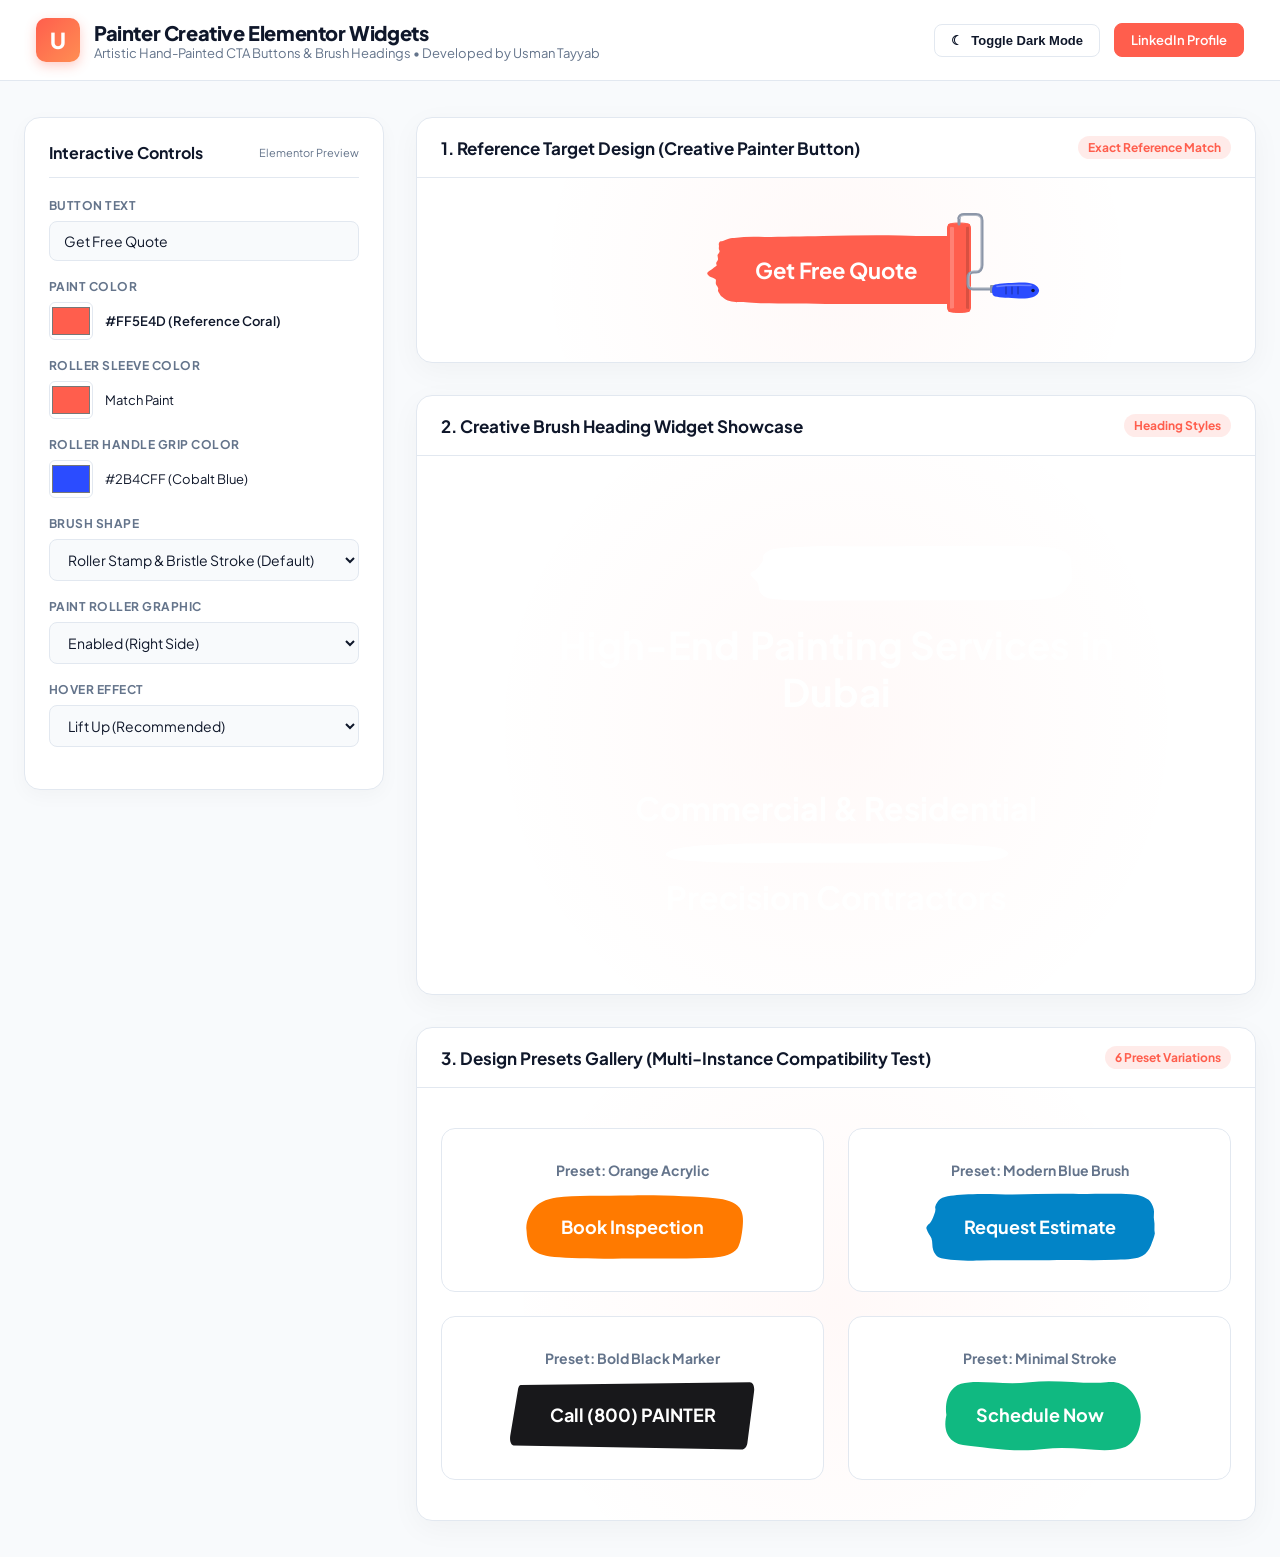
<file: preview/index.html>
<!DOCTYPE html>
<html lang="en">
<head>
  <meta charset="UTF-8">
  <meta name="viewport" content="width=device-width, initial-scale=1.0">
  <title>Painter Creative Elementor Widgets - Live Interactive Showcase</title>
  <link rel="preconnect" href="https://fonts.googleapis.com">
  <link rel="preconnect" href="https://fonts.gstatic.com" crossorigin>
  <link href="https://fonts.googleapis.com/css2?family=Plus+Jakarta+Sans:wght@500;600;700;800&family=Outfit:wght@400;600;800;900&display=swap" rel="stylesheet">
  <link rel="stylesheet" href="../assets/css/animations.css">
  <link rel="stylesheet" href="../assets/css/creative-button.css">
  <link rel="stylesheet" href="../assets/css/creative-heading.css">
  <style>
    :root {
      --bg-canvas: #f8fafc;
      --card-bg: #ffffff;
      --text-main: #0f172a;
      --text-muted: #64748b;
      --border-color: #e2e8f0;
      --primary-brand: #FF5E4D;
    }
    body.dark-mode {
      --bg-canvas: #090d16;
      --card-bg: #111827;
      --text-main: #f8fafc;
      --text-muted: #94a3b8;
      --border-color: #1f293d;
    }
    * {
      box-sizing: border-box;
      margin: 0;
      padding: 0;
    }
    body {
      font-family: 'Plus Jakarta Sans', sans-serif;
      background-color: var(--bg-canvas);
      color: var(--text-main);
      min-height: 100vh;
      display: flex;
      flex-direction: column;
      transition: background-color 0.3s ease, color 0.3s ease;
    }
    header {
      background: var(--card-bg);
      border-bottom: 1px solid var(--border-color);
      padding: 18px 36px;
      display: flex;
      align-items: center;
      justify-content: space-between;
      position: sticky;
      top: 0;
      z-index: 100;
      backdrop-filter: blur(10px);
    }
    .brand-group {
      display: flex;
      align-items: center;
      gap: 14px;
    }
    .brand-logo {
      width: 44px;
      height: 44px;
      background: linear-gradient(135deg, #FF5E4D, #FF8E53);
      border-radius: 10px;
      display: flex;
      align-items: center;
      justify-content: center;
      color: white;
      font-weight: 900;
      font-size: 22px;
      box-shadow: 0 4px 12px rgba(255, 94, 77, 0.3);
    }
    .brand-title {
      font-size: 20px;
      font-weight: 800;
      letter-spacing: -0.02em;
    }
    .brand-subtitle {
      font-size: 13px;
      color: var(--text-muted);
    }
    .header-actions {
      display: flex;
      align-items: center;
      gap: 14px;
    }
    .btn-header {
      padding: 8px 16px;
      border-radius: 8px;
      font-size: 13px;
      font-weight: 600;
      cursor: pointer;
      text-decoration: none;
      display: inline-flex;
      align-items: center;
      gap: 8px;
      border: 1px solid var(--border-color);
      background: var(--card-bg);
      color: var(--text-main);
      transition: all 0.2s;
    }
    .btn-header:hover {
      background: var(--border-color);
    }
    .btn-primary {
      background: #FF5E4D;
      color: white;
      border-color: #FF5E4D;
    }
    .btn-primary:hover {
      background: #E84D3D;
    }
    
    /* Layout Grid */
    main {
      flex: 1;
      max-width: 1400px;
      width: 100%;
      margin: 0 auto;
      padding: 36px 24px;
      display: grid;
      grid-template-columns: 360px 1fr;
      gap: 32px;
    }
    
    /* Sidebar Controls */
    .controls-panel {
      background: var(--card-bg);
      border: 1px solid var(--border-color);
      border-radius: 16px;
      padding: 24px;
      height: fit-content;
      box-shadow: 0 6px 20px rgba(0,0,0,0.03);
    }
    .panel-header {
      display: flex;
      align-items: center;
      justify-content: space-between;
      margin-bottom: 20px;
      padding-bottom: 14px;
      border-bottom: 1px solid var(--border-color);
    }
    .panel-title {
      font-size: 16px;
      font-weight: 700;
    }
    .control-group {
      margin-bottom: 18px;
    }
    .control-label {
      display: block;
      font-size: 12px;
      font-weight: 700;
      text-transform: uppercase;
      letter-spacing: 0.04em;
      color: var(--text-muted);
      margin-bottom: 8px;
    }
    .control-input, .control-select {
      width: 100%;
      padding: 10px 14px;
      border-radius: 8px;
      border: 1px solid var(--border-color);
      background: var(--bg-canvas);
      color: var(--text-main);
      font-size: 14px;
      font-family: inherit;
    }
    .color-row {
      display: flex;
      align-items: center;
      gap: 12px;
    }
    .color-picker {
      width: 44px;
      height: 38px;
      padding: 0;
      border: 1px solid var(--border-color);
      border-radius: 6px;
      cursor: pointer;
      background: transparent;
    }
    
    /* Preview Canvas Area */
    .canvas-panel {
      display: flex;
      flex-direction: column;
      gap: 32px;
    }
    .preview-card {
      background: var(--card-bg);
      border: 1px solid var(--border-color);
      border-radius: 16px;
      overflow: hidden;
      box-shadow: 0 8px 30px rgba(0,0,0,0.04);
    }
    .card-header {
      padding: 18px 24px;
      border-bottom: 1px solid var(--border-color);
      display: flex;
      align-items: center;
      justify-content: space-between;
    }
    .card-title {
      font-size: 17px;
      font-weight: 700;
    }
    .card-tag {
      font-size: 12px;
      padding: 4px 10px;
      border-radius: 20px;
      background: rgba(255, 94, 77, 0.12);
      color: #FF5E4D;
      font-weight: 700;
    }
    .canvas-stage {
      padding: 60px 30px;
      display: flex;
      flex-direction: column;
      align-items: center;
      justify-content: center;
      background: radial-gradient(circle at center, rgba(255, 94, 77, 0.04) 0%, transparent 70%);
      position: relative;
    }
    
    /* Showcase Gallery */
    .gallery-grid {
      display: grid;
      grid-template-columns: repeat(2, 1fr);
      gap: 24px;
    }
    .preset-card {
      background: var(--card-bg);
      border: 1px solid var(--border-color);
      border-radius: 14px;
      padding: 32px 20px;
      display: flex;
      flex-direction: column;
      align-items: center;
      justify-content: center;
      gap: 16px;
      transition: transform 0.2s;
    }
    .preset-title {
      font-size: 14px;
      font-weight: 700;
      color: var(--text-muted);
    }

    /* Headings Showcase */
    .headings-container {
      display: flex;
      flex-direction: column;
      gap: 36px;
      width: 100%;
      max-width: 700px;
    }

    @media (max-width: 960px) {
      main {
        grid-template-columns: 1fr;
      }
      .gallery-grid {
        grid-template-columns: 1fr;
      }
    }
  </style>
</head>
<body>

  <header>
    <div class="brand-group">
      <div class="brand-logo">U</div>
      <div>
        <div class="brand-title">Painter Creative Elementor Widgets</div>
        <div class="brand-subtitle">Artistic Hand-Painted CTA Buttons & Brush Headings &bull; Developed by Usman Tayyab</div>
      </div>
    </div>
    <div class="header-actions">
      <button class="btn-header" id="themeToggleBtn" onclick="toggleDarkMode()">
        <span id="themeIcon">&#9790;</span> Toggle Dark Mode
      </button>
      <a href="https://www.linkedin.com/in/imuxmantayyab/" target="_blank" class="btn-header btn-primary">
        LinkedIn Profile
      </a>
    </div>
  </header>

  <main>
    <!-- Interactive Elementor Controls Panel -->
    <aside class="controls-panel">
      <div class="panel-header">
        <span class="panel-title">Interactive Controls</span>
        <span style="font-size: 11px; color: var(--text-muted);">Elementor Preview</span>
      </div>

      <div class="control-group">
        <label class="control-label" for="ctrlButtonText">Button Text</label>
        <input type="text" id="ctrlButtonText" class="control-input" value="Get Free Quote" oninput="updatePreviewText(this.value)">
      </div>

      <div class="control-group">
        <label class="control-label" for="ctrlPaintColor">Paint Color</label>
        <div class="color-row">
          <input type="color" id="ctrlPaintColor" class="color-picker" value="#FF5E4D" onchange="updatePaintColor(this.value)">
          <span id="paintColorHex" style="font-size: 13px; font-weight: 600;">#FF5E4D (Reference Coral)</span>
        </div>
      </div>

      <div class="control-group">
        <label class="control-label" for="ctrlRollerSleeveColor">Roller Sleeve Color</label>
        <div class="color-row">
          <input type="color" id="ctrlRollerSleeveColor" class="color-picker" value="#FF5E4D" onchange="updateRollerSleeveColor(this.value)">
          <span style="font-size: 13px;">Match Paint</span>
        </div>
      </div>

      <div class="control-group">
        <label class="control-label" for="ctrlRollerHandleColor">Roller Handle Grip Color</label>
        <div class="color-row">
          <input type="color" id="ctrlRollerHandleColor" class="color-picker" value="#2B4CFF" onchange="updateRollerHandleColor(this.value)">
          <span style="font-size: 13px;">#2B4CFF (Cobalt Blue)</span>
        </div>
      </div>

      <div class="control-group">
        <label class="control-label" for="ctrlShape">Brush Shape</label>
        <select id="ctrlShape" class="control-select" onchange="updateBrushShape(this.value)">
          <option value="roller-stop-stroke" selected>Roller Stamp & Bristle Stroke (Default)</option>
          <option value="coral-banner-ref">Coral Banner Stroke</option>
          <option value="rough-stroke-01">Rough Hand-Painted Stroke</option>
          <option value="classic-brush-02">Classic Acrylic Brush</option>
          <option value="dry-brush-03">Dry Bristle Stroke</option>
          <option value="marker-04">Broad Marker Swipe</option>
          <option value="organic-05">Fluid Organic Paint Blob</option>
          <option value="double-brush-06">Double Overlapping Stroke</option>
        </select>
      </div>

      <div class="control-group">
        <label class="control-label" for="ctrlRollerToggle">Paint Roller Graphic</label>
        <select id="ctrlRollerToggle" class="control-select" onchange="toggleRoller(this.value)">
          <option value="yes" selected>Enabled (Right Side)</option>
          <option value="left">Enabled (Left Side)</option>
          <option value="no">Disabled</option>
        </select>
      </div>

      <div class="control-group">
        <label class="control-label" for="ctrlHoverAnim">Hover Effect</label>
        <select id="ctrlHoverAnim" class="control-select" onchange="updateHoverEffect(this.value)">
          <option value="lift" selected>Lift Up (Recommended)</option>
          <option value="press">Press Down</option>
          <option value="paint_scale">Scale Up</option>
          <option value="paint_rotation">Subtle Rotation</option>
          <option value="skew">Dynamic Skew</option>
          <option value="glow">Paint Glow</option>
        </select>
      </div>
    </aside>

    <!-- Canvas Preview Stages -->
    <div class="canvas-panel">

      <!-- 1. Primary Reference Design Reproduction -->
      <section class="preview-card">
        <div class="card-header">
          <div class="card-title">1. Reference Target Design (Creative Painter Button)</div>
          <span class="card-tag">Exact Reference Match</span>
        </div>
        <div class="canvas-stage" id="mainStage">
          <div class="ute-button-wrapper ute-button-wrapper--center">
            <a href="#" class="ute-creative-button ute-hover-lift ute-paint-anim-expand" id="liveInteractiveButton" style="--ute-paint-color: #FF5E4D; --ute-paint-hover-color: #F24835; --ute-roller-sleeve: #FF5E4D; --ute-roller-frame: #8C96A8; --ute-roller-handle: #2B4CFF; font-family: 'Plus Jakarta Sans', sans-serif;">
              
              <!-- Paint Layers Container -->
              <div class="ute-paint-layers" aria-hidden="true">
                <div class="ute-paint-layer ute-paint-layer--primary" id="livePaintLayer">
                  <!-- Injected Vector SVG -->
                  <svg xmlns="http://www.w3.org/2000/svg" viewBox="0 0 1000 240" preserveAspectRatio="none" fill="currentColor">
                    <path d="M995,36 C920,35 830,36 750,34 C650,32 550,34 450,35 C350,36 250,38 180,37 C155,37 130,38 105,40 C95,40 88,41 76,44 C68,46 61,49 55,48 C49,47 44,53 46,58 C48,62 43,66 48,71 C51,74 45,78 42,81 C38,85 45,90 42,95 C39,99 33,102 37,107 C40,110 30,112 25,115 C18,119 8,122 2,126 C-2,129 5,134 12,137 C18,139 27,140 33,143 C37,145 32,151 35,156 C38,160 46,164 43,169 C40,173 49,179 52,183 C55,186 64,189 68,192 C75,196 85,197 95,199 C115,202 140,200 175,202 C260,205 360,204 460,205 C560,206 660,204 760,205 C840,206 920,204 995,205 L995,36 Z"/>
                  </svg>
                </div>
              </div>

              <!-- Button Content -->
              <span class="ute-button-content">
                <span class="ute-button-text" id="liveButtonText">Get Free Quote</span>
              </span>

              <!-- Paint Roller Assembly -->
              <div class="ute-roller-wrap ute-roller--right" id="liveRollerWrap" aria-hidden="true">
                <svg xmlns="http://www.w3.org/2000/svg" viewBox="0 0 200 240" fill="none">
                  <g class="ute-roller-svg-group">
                    <rect class="ute-roller-sleeve" x="8" y="28" width="48" height="175" rx="8" ry="8" fill="var(--ute-roller-sleeve, #FF5E4D)" />
                    <rect x="14" y="32" width="8" height="167" rx="4" fill="#ffffff" opacity="0.22" />
                    <rect x="46" y="32" width="6" height="167" rx="3" fill="#000000" opacity="0.15" />
                    <ellipse class="ute-roller-sleeve ute-roller-cap" cx="32" cy="30" rx="22" ry="4" fill="var(--ute-roller-sleeve, #FF5E4D)" stroke="var(--ute-roller-cap-color, var(--ute-roller-sleeve, #FF5E4D))" stroke-width="2" />
                    <ellipse class="ute-roller-sleeve ute-roller-cap" cx="32" cy="201" rx="22" ry="4" fill="var(--ute-roller-sleeve, #FF5E4D)" stroke="var(--ute-roller-cap-color, var(--ute-roller-sleeve, #FF5E4D))" stroke-width="2" />

                    <line x1="32" y1="28" x2="32" y2="16" stroke="var(--ute-roller-frame, #8C96A8)" stroke-width="6" stroke-linecap="round" />
                    <path d="M 32,16 C 32,12 36,9 42,9 L 66,9 C 74,9 78,13 78,21 L 78,110 C 78,118 74,124 66,124 L 62,124 C 54,124 50,128 50,136 L 50,148 C 50,154 54,158 60,158 L 94,158" 
                          stroke="var(--ute-roller-frame, #8C96A8)" stroke-width="6" stroke-linecap="round" stroke-linejoin="round" fill="none" />
                    <path d="M 33,17 C 33,14 36,11 42,11 L 66,11 C 72,11 76,14 76,21 L 76,110 C 76,116 72,122 66,122 L 62,122 C 55,122 52,126 52,136 L 52,148 C 52,153 55,156 60,156 L 94,156" 
                          stroke="#ffffff" stroke-width="1.8" stroke-linecap="round" stroke-linejoin="round" fill="none" opacity="0.4" />

                    <g class="ute-roller-handle-wrap">
                      <rect x="94" y="150" width="10" height="16" rx="2" fill="var(--ute-roller-frame, #727C8F)" />
                      <path d="M 104,149 C 114,147 132,146 152,145 C 172,144 186,148 190,155 C 193,160 193,162 190,167 C 186,174 172,178 152,177 C 132,176 114,175 104,173 C 100,172 98,168 98,161 C 98,154 100,150 104,149 Z" 
                            fill="var(--ute-roller-handle, #2B4CFF)" />
                      <path d="M 108,153 C 122,151 146,150 176,151" stroke="#ffffff" stroke-width="3" stroke-linecap="round" opacity="0.3" />
                      <line x1="126" y1="154" x2="126" y2="168" stroke="var(--ute-roller-grip, #182C9E)" stroke-width="2" stroke-linecap="round" />
                      <line x1="138" y1="154" x2="138" y2="168" stroke="var(--ute-roller-grip, #182C9E)" stroke-width="2" stroke-linecap="round" />
                      <line x1="150" y1="154" x2="150" y2="168" stroke="var(--ute-roller-grip, #182C9E)" stroke-width="2" stroke-linecap="round" />
                      <circle cx="180" cy="161" r="3.5" fill="#0B1333" />
                    </g>
                  </g>
                </svg>
              </div>

            </a>
          </div>
        </div>
      </section>

      <!-- 2. Creative Brush Heading Showcase -->
      <section class="preview-card">
        <div class="card-header">
          <div class="card-title">2. Creative Brush Heading Widget Showcase</div>
          <span class="card-tag">Heading Styles</span>
        </div>
        <div class="canvas-stage">
          <div class="headings-container">
            
            <!-- Heading Style 1: Full Paint Stroke Behind Highlight -->
            <div class="ute-creative-heading ute-heading--align-left">
              <h2 class="ute-heading-tag" style="font-size: 38px;">
                <span class="ute-heading-before">High-End </span>
                <span class="ute-heading-highlight ute-highlight-style--behind" style="--ute-brush-color: #FF5E4D; --ute-highlight-color: #ffffff;">
                  <span class="ute-heading-brush-wrap" aria-hidden="true">
                    <span class="ute-heading-brush-svg">
                      <svg xmlns="http://www.w3.org/2000/svg" viewBox="0 0 1000 240" preserveAspectRatio="none" fill="currentColor">
                        <path d="M12,126 C6,120 18,114 26,110 C32,106 38,98 42,92 C46,86 52,78 48,70 C52,62 60,54 70,50 C82,45 96,44 115,42 C160,38 230,36 320,38 C420,40 520,36 620,37 C720,38 820,35 890,38 C925,39 950,44 968,52 C978,57 986,66 990,75 C994,84 988,94 992,104 C996,114 991,126 995,136 C992,146 984,156 978,166 C970,178 958,186 942,192 C920,200 880,201 830,202 C740,204 640,202 540,203 C430,204 330,202 240,204 C165,205 110,202 75,198 C58,196 46,188 40,178 C34,168 38,158 32,148 C26,140 16,134 12,126 Z"/>
                      </svg>
                    </span>
                  </span>
                  Painting Services
                </span>
                <span class="ute-heading-after"> in Dubai</span>
              </h2>
            </div>

            <!-- Heading Style 2: Artistic Underline Swipe -->
            <div class="ute-creative-heading ute-heading--align-left">
              <h3 class="ute-heading-tag" style="font-size: 32px;">
                <span>Commercial & Residential </span>
                <span class="ute-heading-highlight ute-highlight-style--underline" style="--ute-brush-color: #2B4CFF;">
                  <span class="ute-heading-brush-wrap" aria-hidden="true">
                    <span class="ute-heading-brush-svg">
                      <svg xmlns="http://www.w3.org/2000/svg" viewBox="0 0 1000 120" preserveAspectRatio="none" fill="currentColor">
                        <path d="M10,80 C4,75 12,68 25,64 C60,52 140,48 240,45 C380,42 540,46 680,44 C790,43 890,48 950,54 C978,57 994,64 998,72 C1001,80 985,88 960,92 C910,100 820,98 720,100 C580,102 430,99 300,101 C190,102 100,98 45,92 C28,89 16,84 10,80 Z"/>
                      </svg>
                    </span>
                  </span>
                  Precision Contractors
                </span>
              </h3>
            </div>

          </div>
        </div>
      </section>

      <!-- 3. Predefined Style Presets Gallery -->
      <section class="preview-card">
        <div class="card-header">
          <div class="card-title">3. Design Presets Gallery (Multi-Instance Compatibility Test)</div>
          <span class="card-tag">6 Preset Variations</span>
        </div>
        <div class="canvas-stage" style="padding: 40px 24px;">
          <div class="gallery-grid" style="width: 100%;">
            
            <!-- Preset: Orange Acrylic -->
            <div class="preset-card">
              <span class="preset-title">Preset: Orange Acrylic</span>
              <a href="#" class="ute-creative-button ute-hover-lift" style="--ute-paint-color: #FF7A00; --ute-roller-sleeve: #FF7A00; --ute-roller-handle: #111827; font-size: 18px; padding: 14px 40px;">
                <div class="ute-paint-layers"><div class="ute-paint-layer ute-paint-layer--primary">
                  <svg xmlns="http://www.w3.org/2000/svg" viewBox="0 0 1000 240" preserveAspectRatio="none" fill="currentColor"><path d="M25,130 C20,110 35,90 55,75 C75,60 110,50 160,46 C240,40 360,42 500,41 C650,40 780,44 870,48 C920,50 960,58 980,72 C995,83 998,100 994,120 C990,140 985,160 970,174 C950,188 910,195 860,197 C770,200 640,198 490,199 C340,200 220,198 150,195 C95,192 60,184 42,170 C30,158 26,145 25,130 Z"/></svg>
                </div></div>
                <span class="ute-button-content"><span class="ute-button-text">Book Inspection</span></span>
              </a>
            </div>

            <!-- Preset: Cool Cyan/Blue -->
            <div class="preset-card">
              <span class="preset-title">Preset: Modern Blue Brush</span>
              <a href="#" class="ute-creative-button ute-hover-press" style="--ute-paint-color: #0284C7; --ute-roller-sleeve: #0284C7; --ute-roller-handle: #0369A1; font-size: 18px; padding: 14px 40px;">
                <div class="ute-paint-layers"><div class="ute-paint-layer ute-paint-layer--primary">
                  <svg xmlns="http://www.w3.org/2000/svg" viewBox="0 0 1000 240" preserveAspectRatio="none" fill="currentColor"><path d="M12,126 C6,120 18,114 26,110 C32,106 38,98 42,92 C46,86 52,78 48,70 C52,62 60,54 70,50 C82,45 96,44 115,42 C160,38 230,36 320,38 C420,40 520,36 620,37 C720,38 820,35 890,38 C925,39 950,44 968,52 C978,57 986,66 990,75 C994,84 988,94 992,104 C996,114 991,126 995,136 C992,146 984,156 978,166 C970,178 958,186 942,192 C920,200 880,201 830,202 C740,204 640,202 540,203 C430,204 330,202 240,204 C165,205 110,202 75,198 C58,196 46,188 40,178 C34,168 38,158 32,148 C26,140 16,134 12,126 Z"/></svg>
                </div></div>
                <span class="ute-button-content"><span class="ute-button-text">Request Estimate</span></span>
              </a>
            </div>

            <!-- Preset: Dark Marker -->
            <div class="preset-card">
              <span class="preset-title">Preset: Bold Black Marker</span>
              <a href="#" class="ute-creative-button ute-hover-skew" style="--ute-paint-color: #18181B; --ute-roller-sleeve: #18181B; --ute-roller-handle: #E11D48; font-size: 18px; padding: 14px 40px;">
                <div class="ute-paint-layers"><div class="ute-paint-layer ute-paint-layer--primary">
                  <svg xmlns="http://www.w3.org/2000/svg" viewBox="0 0 1000 240" preserveAspectRatio="none" fill="currentColor"><path d="M45,45 L975,38 C988,38 995,48 992,62 L965,190 C962,202 950,208 938,206 L15,196 C4,195 -2,185 1,172 L32,58 C34,48 40,45 45,45 Z"/></svg>
                </div></div>
                <span class="ute-button-content"><span class="ute-button-text">Call (800) PAINTER</span></span>
              </a>
            </div>

            <!-- Preset: Minimalist Clean Stroke -->
            <div class="preset-card">
              <span class="preset-title">Preset: Minimal Stroke</span>
              <a href="#" class="ute-creative-button ute-hover-paint_scale" style="--ute-paint-color: #10B981; --ute-roller-sleeve: #10B981; --ute-roller-handle: #064E3B; font-size: 18px; padding: 14px 40px;">
                <div class="ute-paint-layers"><div class="ute-paint-layer ute-paint-layer--primary">
                  <svg xmlns="http://www.w3.org/2000/svg" viewBox="0 0 1000 240" preserveAspectRatio="none" fill="currentColor"><path d="M50,120 C40,80 70,50 120,42 C200,30 320,46 450,38 C580,30 720,44 820,38 C900,32 960,60 980,105 C995,140 970,185 910,200 C810,220 680,195 520,205 C380,215 220,200 130,195 C70,190 30,165 50,120 Z"/></svg>
                </div></div>
                <span class="ute-button-content"><span class="ute-button-text">Schedule Now</span></span>
              </a>
            </div>

          </div>
        </div>
      </section>

    </div>
  </main>

  <script src="../assets/js/creative-widgets.js"></script>
  <script>
    // Brush shapes library for live preview updates
    const shapes = {
      'coral-banner-ref': '<svg xmlns="http://www.w3.org/2000/svg" viewBox="0 0 1000 240" preserveAspectRatio="none" fill="currentColor"><path d="M995,36 C920,35 830,36 750,34 C650,32 550,34 450,35 C350,36 250,38 180,37 C155,37 130,38 105,40 C95,40 88,41 76,44 C68,46 61,49 55,48 C49,47 44,53 46,58 C48,62 43,66 48,71 C51,74 45,78 42,81 C38,85 45,90 42,95 C39,99 33,102 37,107 C40,110 30,112 25,115 C18,119 8,122 2,126 C-2,129 5,134 12,137 C18,139 27,140 33,143 C37,145 32,151 35,156 C38,160 46,164 43,169 C40,173 49,179 52,183 C55,186 64,189 68,192 C75,196 85,197 95,199 C115,202 140,200 175,202 C260,205 360,204 460,205 C560,206 660,204 760,205 C840,206 920,204 995,205 L995,36 Z"/></svg>',
      'rough-stroke-01': '<svg xmlns="http://www.w3.org/2000/svg" viewBox="0 0 1000 240" preserveAspectRatio="none" fill="currentColor"><path d="M12,126 C6,120 18,114 26,110 C32,106 38,98 42,92 C46,86 52,78 48,70 C52,62 60,54 70,50 C82,45 96,44 115,42 C160,38 230,36 320,38 C420,40 520,36 620,37 C720,38 820,35 890,38 C925,39 950,44 968,52 C978,57 986,66 990,75 C994,84 988,94 992,104 C996,114 991,126 995,136 C992,146 984,156 978,166 C970,178 958,186 942,192 C920,200 880,201 830,202 C740,204 640,202 540,203 C430,204 330,202 240,204 C165,205 110,202 75,198 C58,196 46,188 40,178 C34,168 38,158 32,148 C26,140 16,134 12,126 Z"/></svg>',
      'classic-brush-02': '<svg xmlns="http://www.w3.org/2000/svg" viewBox="0 0 1000 240" preserveAspectRatio="none" fill="currentColor"><path d="M25,130 C20,110 35,90 55,75 C75,60 110,50 160,46 C240,40 360,42 500,41 C650,40 780,44 870,48 C920,50 960,58 980,72 C995,83 998,100 994,120 C990,140 985,160 970,174 C950,188 910,195 860,197 C770,200 640,198 490,199 C340,200 220,198 150,195 C95,192 60,184 42,170 C30,158 26,145 25,130 Z"/></svg>',
      'dry-brush-03': '<svg xmlns="http://www.w3.org/2000/svg" viewBox="0 0 1000 240" preserveAspectRatio="none" fill="currentColor"><path d="M5,115 C12,105 30,100 45,95 C40,88 55,80 65,72 C80,68 110,62 140,58 C210,50 310,48 420,49 C540,50 670,47 780,48 C850,49 910,54 945,62 C965,68 980,78 990,88 C995,95 985,102 992,112 C998,122 990,132 995,142 C988,152 975,165 960,174 C935,185 890,190 840,192 C740,195 620,193 500,194 C380,195 270,193 190,191 C135,188 85,182 55,170 C40,162 25,152 18,140 C10,130 2,122 5,115 Z"/></svg>',
      'marker-04': '<svg xmlns="http://www.w3.org/2000/svg" viewBox="0 0 1000 240" preserveAspectRatio="none" fill="currentColor"><path d="M45,45 L975,38 C988,38 995,48 992,62 L965,190 C962,202 950,208 938,206 L15,196 C4,195 -2,185 1,172 L32,58 C34,48 40,45 45,45 Z"/></svg>',
      'organic-05': '<svg xmlns="http://www.w3.org/2000/svg" viewBox="0 0 1000 240" preserveAspectRatio="none" fill="currentColor"><path d="M50,120 C40,80 70,50 120,42 C200,30 320,46 450,38 C580,30 720,44 820,38 C900,32 960,60 980,105 C995,140 970,185 910,200 C810,220 680,195 520,205 C380,215 220,200 130,195 C70,190 30,165 50,120 Z"/></svg>',
      'double-brush-06': '<svg xmlns="http://www.w3.org/2000/svg" viewBox="0 0 1000 240" preserveAspectRatio="none" fill="currentColor"><path opacity="0.85" d="M30,70 C70,55 180,45 320,48 C480,50 640,42 780,46 C870,48 940,56 970,75 C990,88 985,110 960,122 C920,140 820,138 720,140 C580,142 420,138 280,142 C160,145 70,138 35,120 C10,105 15,82 30,70 Z"/><path d="M60,110 C120,95 240,92 380,95 C540,98 700,92 840,96 C910,98 960,108 985,124 C1005,138 995,165 965,180 C920,202 810,200 700,202 C550,204 380,201 240,203 C140,204 60,195 30,175 C8,160 12,135 30,122 C40,115 50,112 60,110 Z"/></svg>'
    };

    const buttonEl = document.getElementById('liveInteractiveButton');
    const textEl = document.getElementById('liveButtonText');
    const paintLayerEl = document.getElementById('livePaintLayer');
    const rollerWrapEl = document.getElementById('liveRollerWrap');

    function updatePreviewText(val) {
      textEl.textContent = val || 'Get Free Quote';
    }

    function updatePaintColor(color) {
      buttonEl.style.setProperty('--ute-paint-color', color);
      document.getElementById('paintColorHex').textContent = color;
    }

    function updateRollerSleeveColor(color) {
      buttonEl.style.setProperty('--ute-roller-sleeve', color);
    }

    function updateRollerHandleColor(color) {
      buttonEl.style.setProperty('--ute-roller-handle', color);
    }

    function updateBrushShape(shapeKey) {
      if (shapes[shapeKey]) {
        paintLayerEl.innerHTML = shapes[shapeKey];
      }
    }

    function toggleRoller(val) {
      if (val === 'no') {
        rollerWrapEl.style.display = 'none';
      } else if (val === 'left') {
        rollerWrapEl.style.display = 'flex';
        rollerWrapEl.className = 'ute-roller-wrap ute-roller--left';
      } else {
        rollerWrapEl.style.display = 'flex';
        rollerWrapEl.className = 'ute-roller-wrap ute-roller--right';
      }
    }

    function updateHoverEffect(val) {
      buttonEl.className = 'ute-creative-button ute-paint-anim-expand ute-hover-' + val;
    }

    function toggleDarkMode() {
      document.body.classList.toggle('dark-mode');
      const isDark = document.body.classList.contains('dark-mode');
      document.getElementById('themeIcon').innerHTML = isDark ? '&#9788;' : '&#9790;';
    }
  </script>
</body>
</html>
</file>
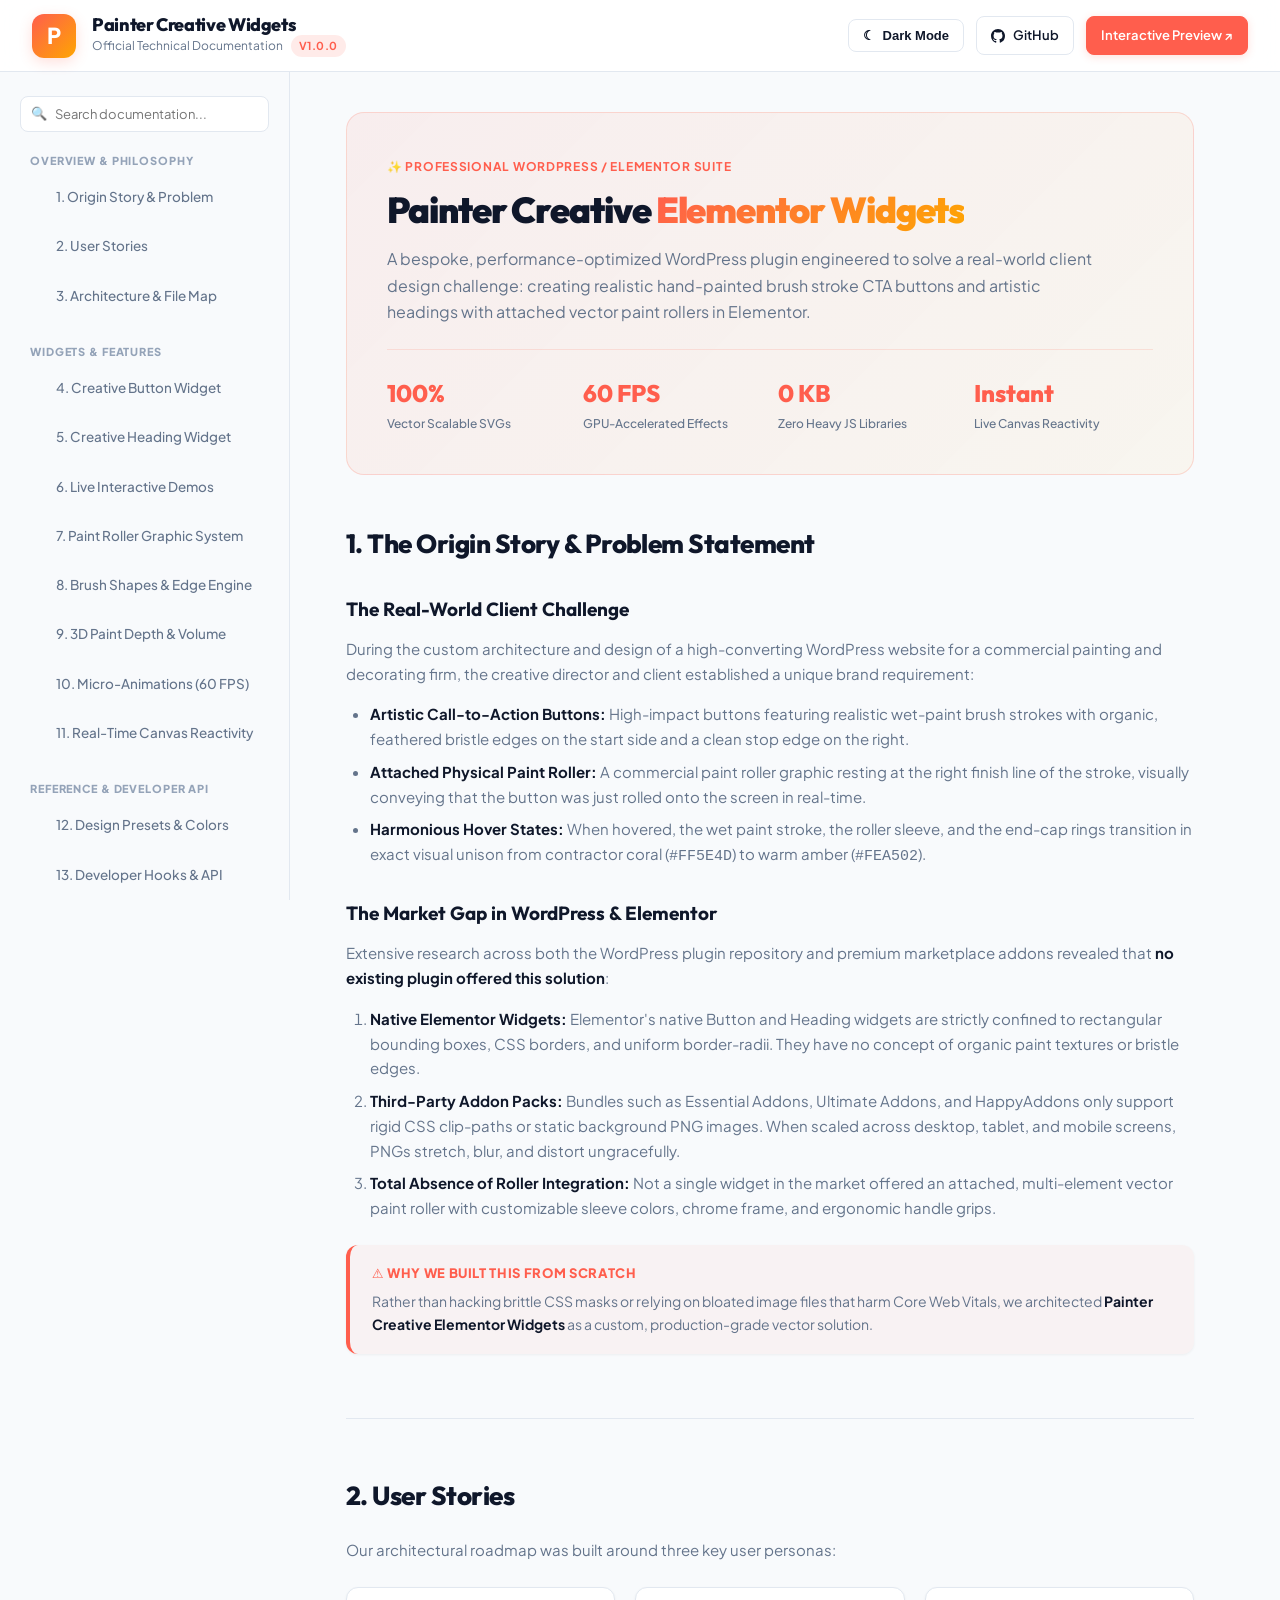
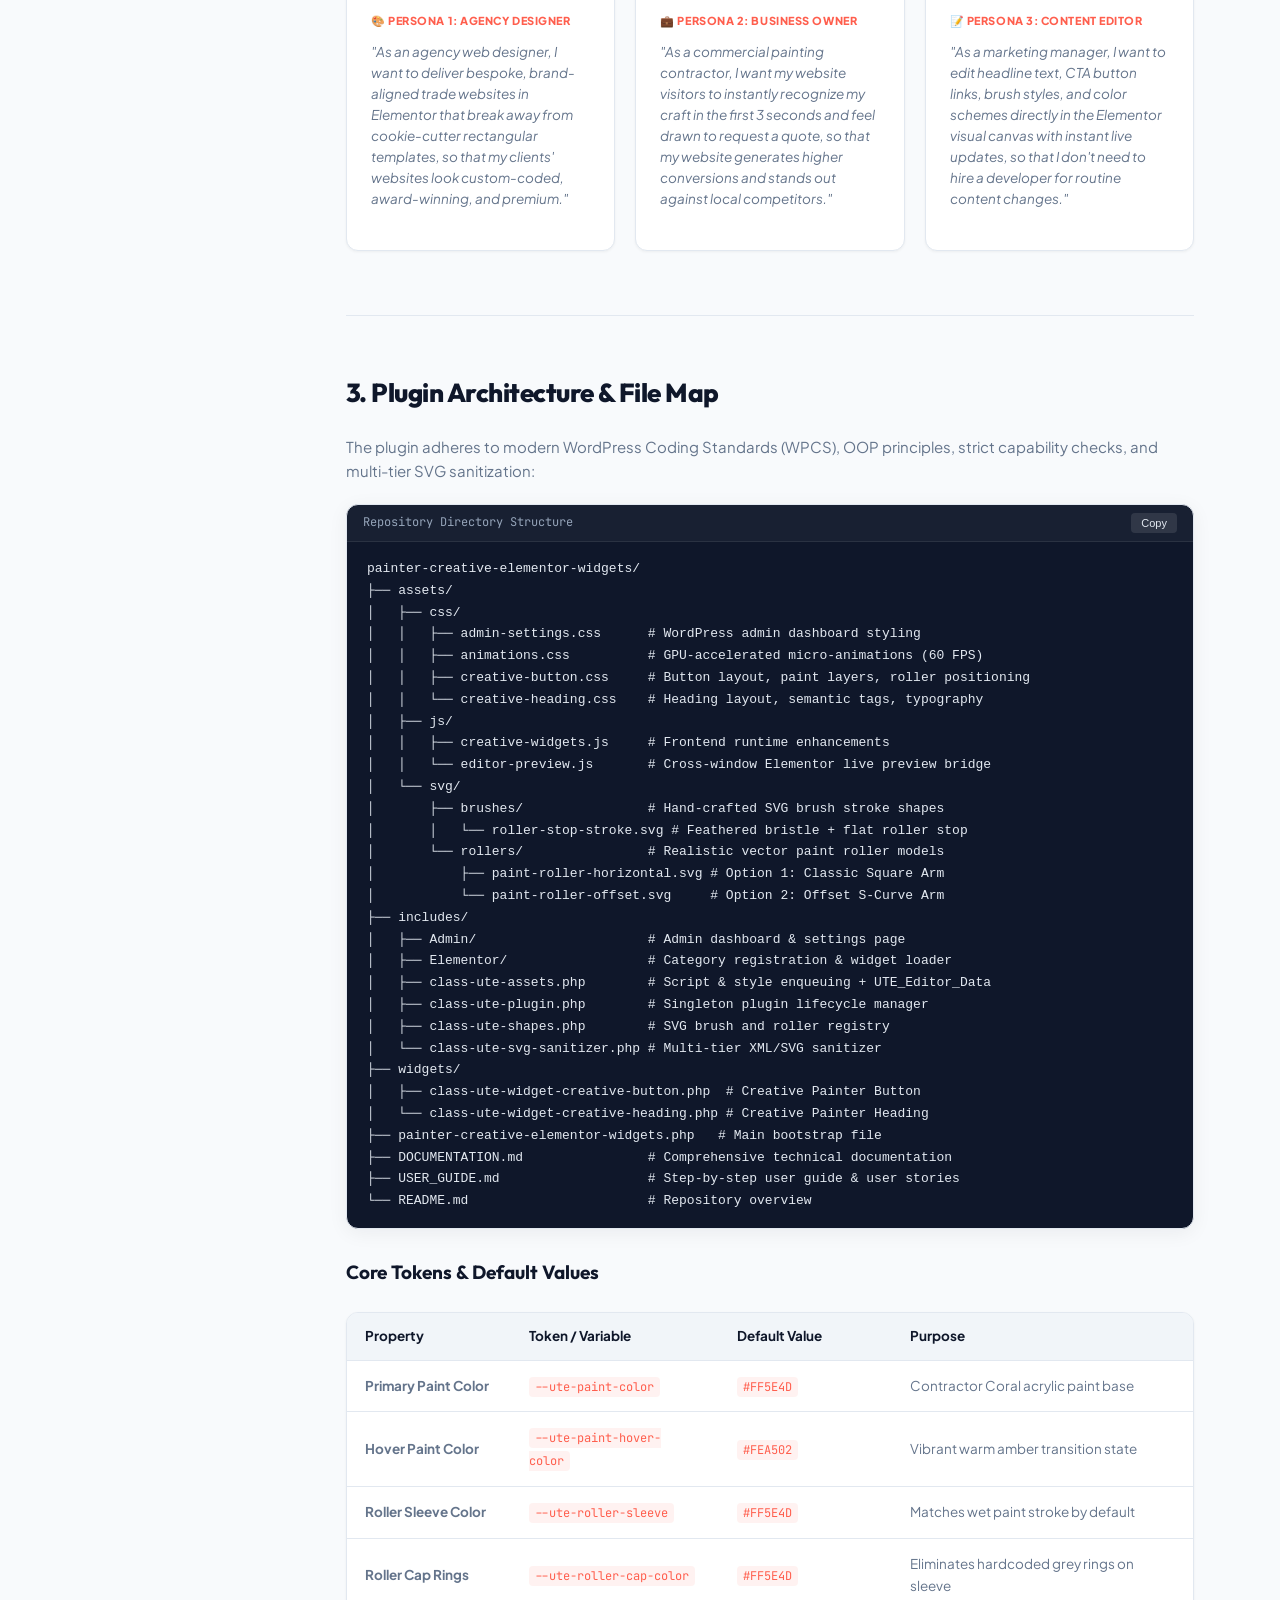
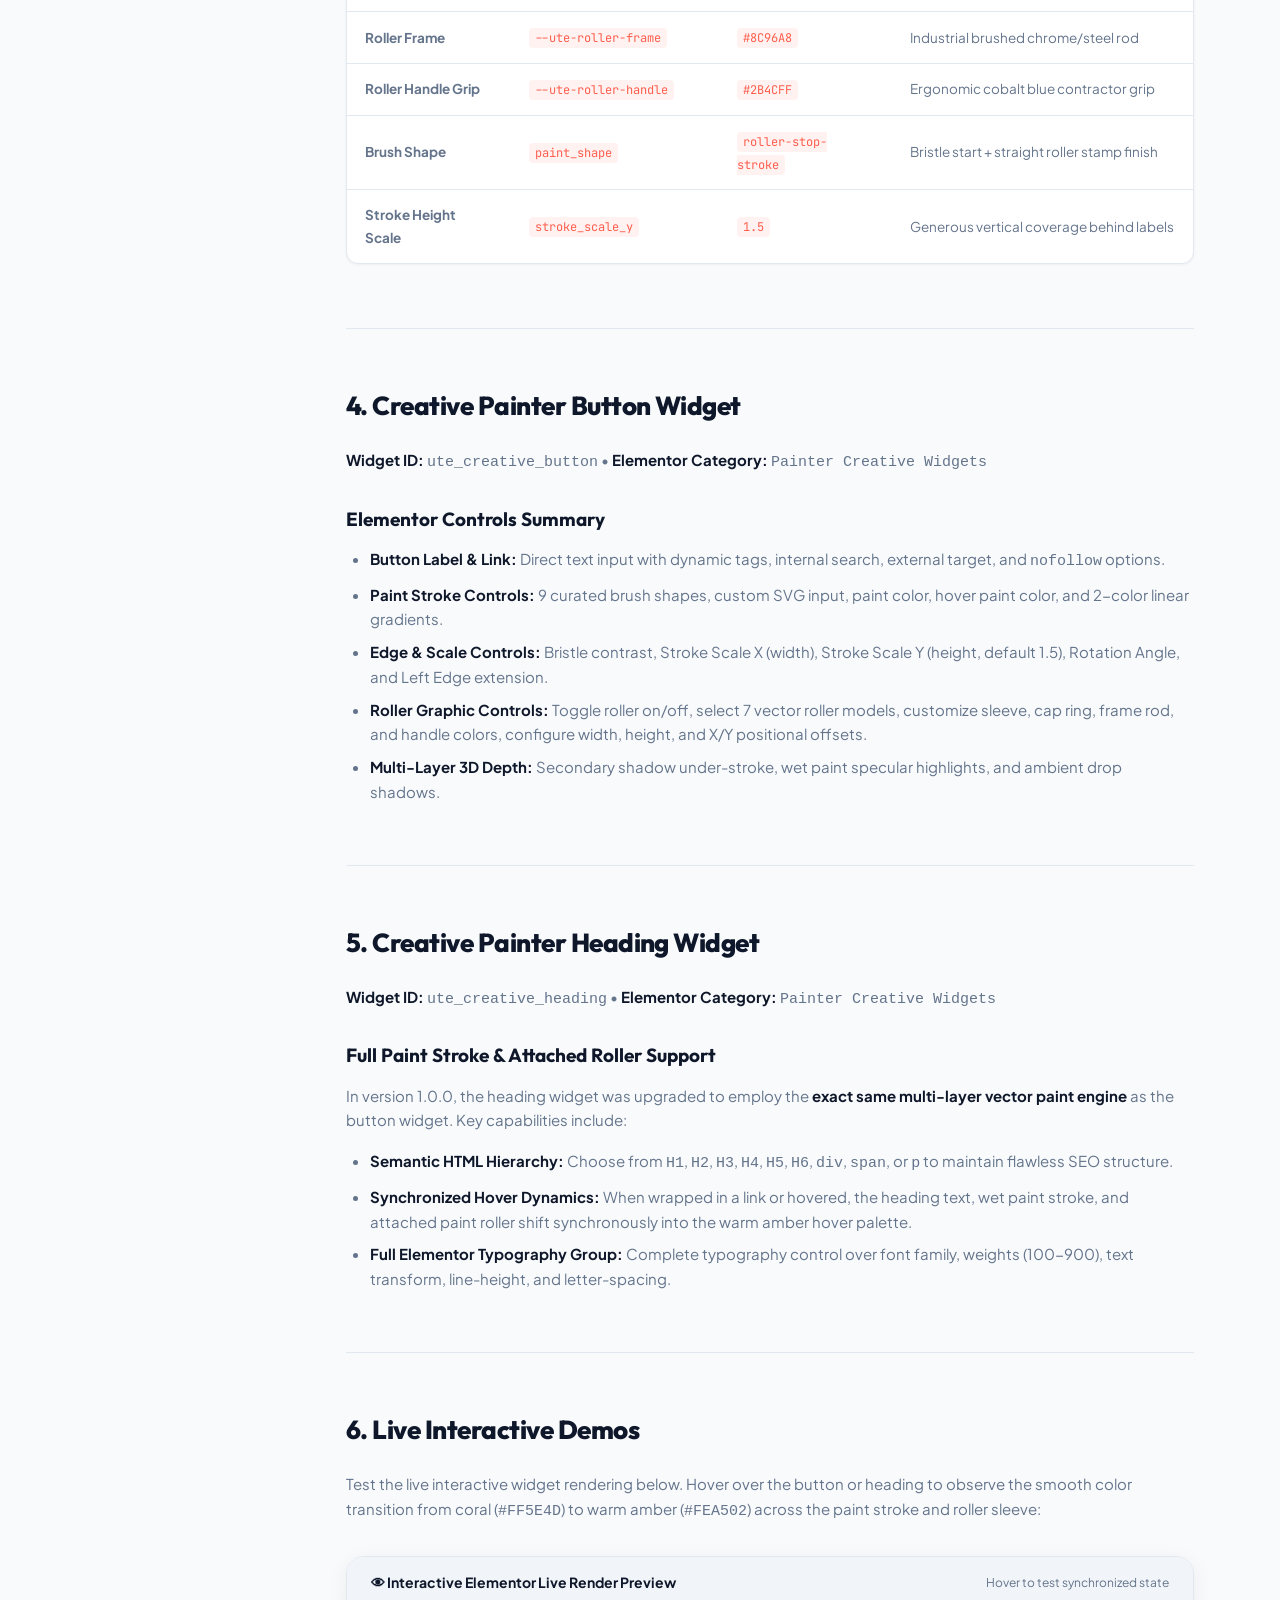
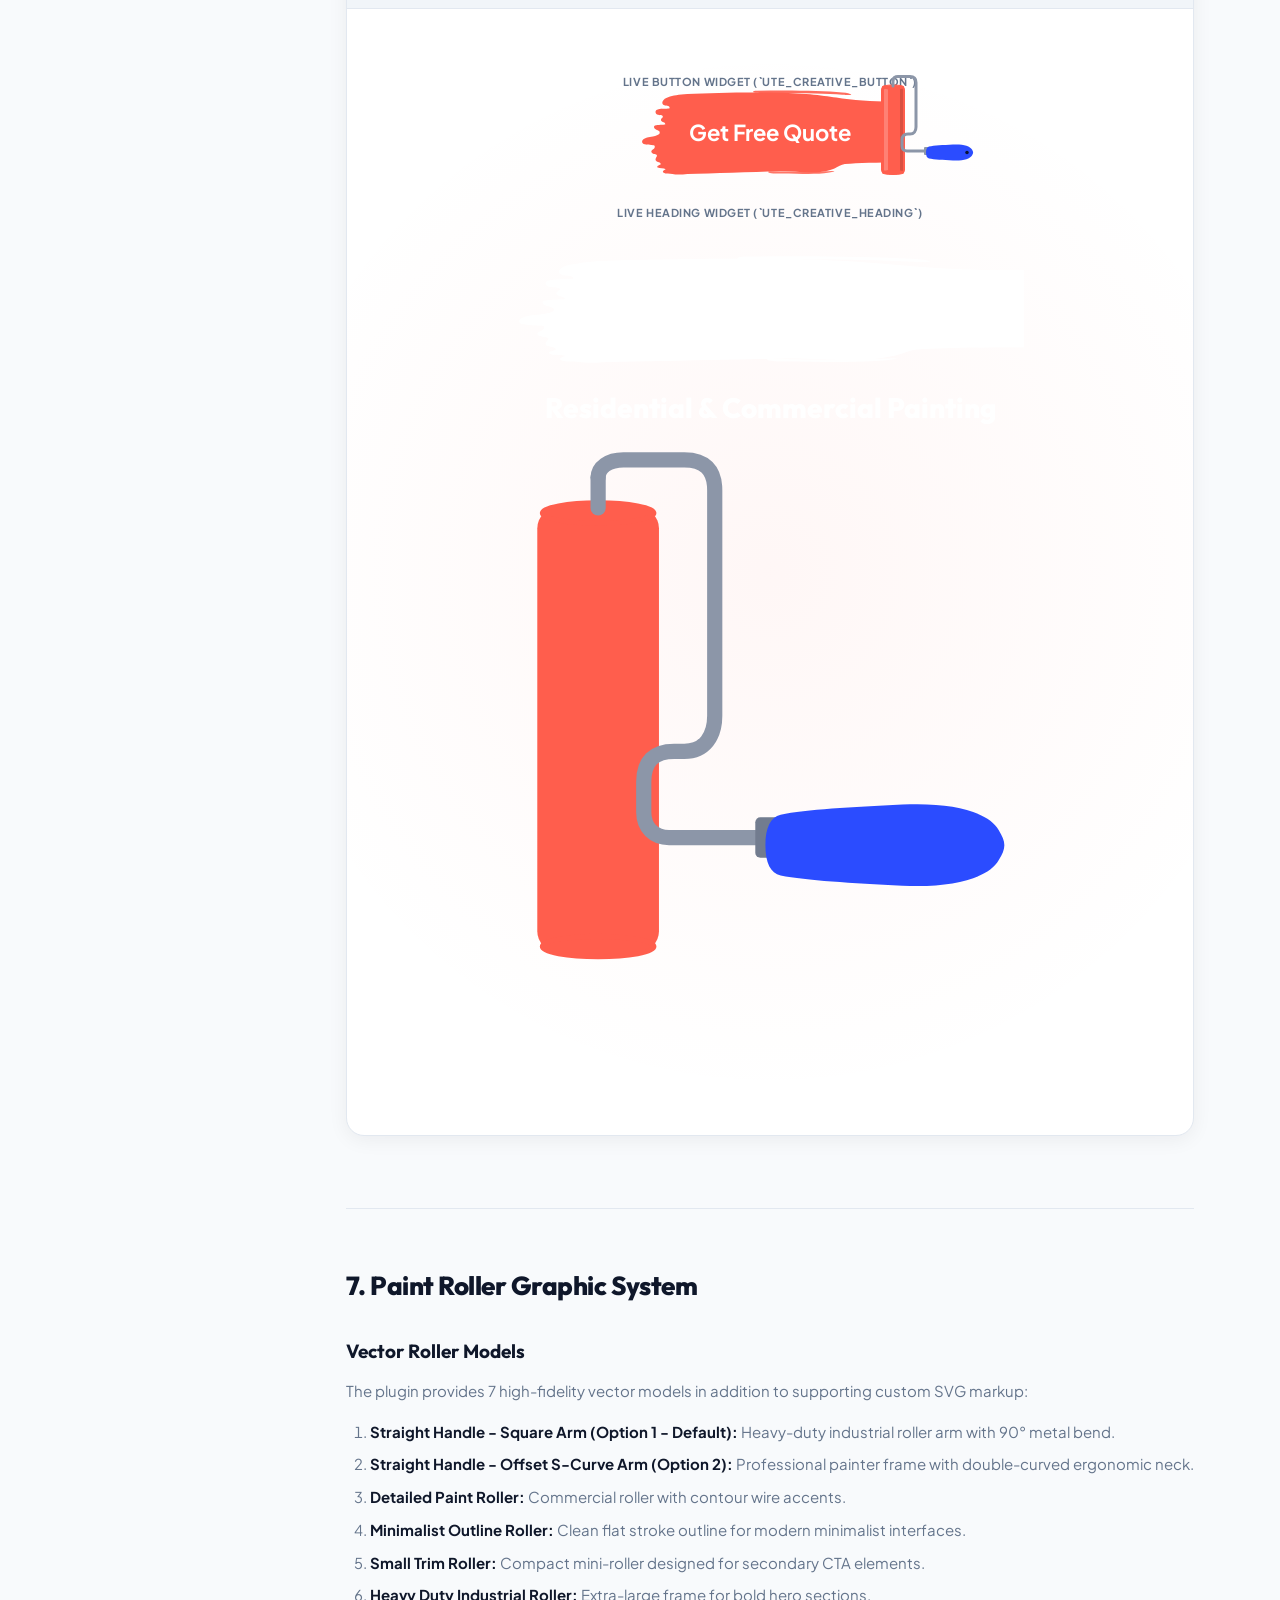
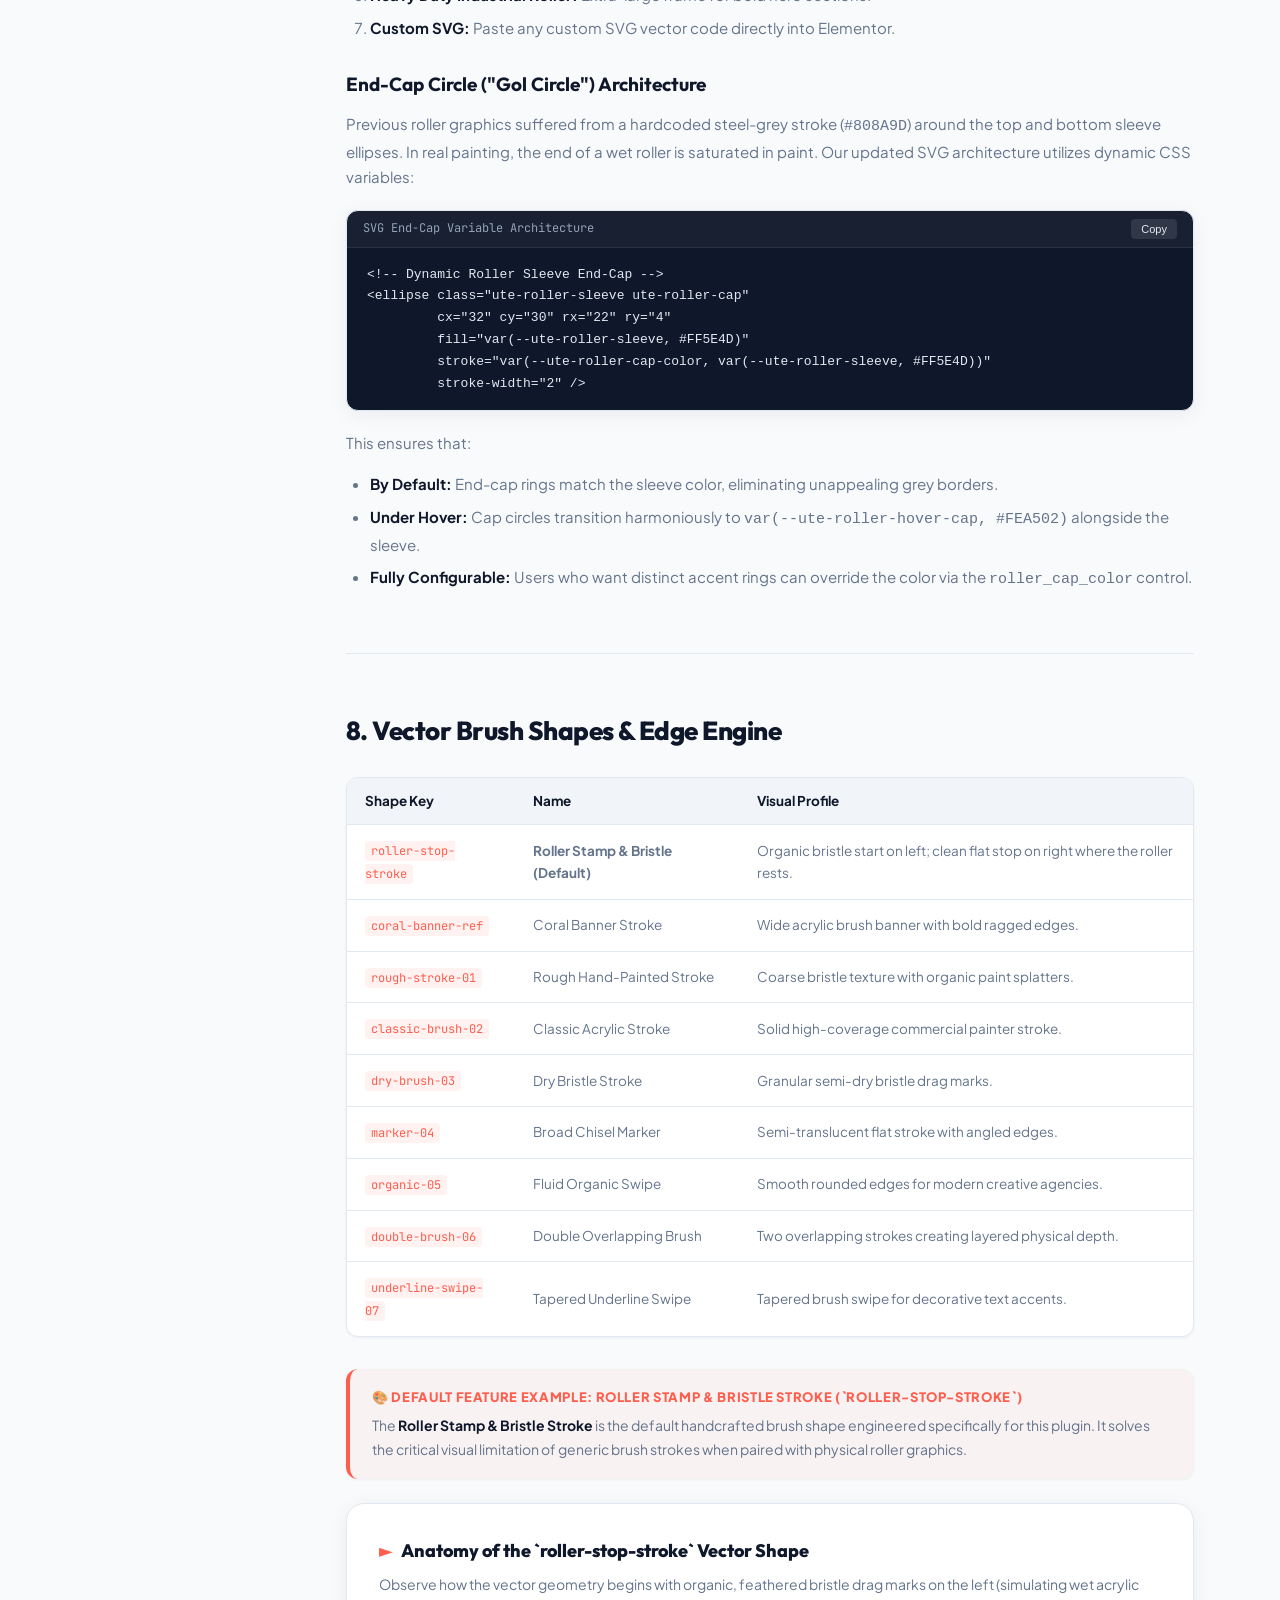
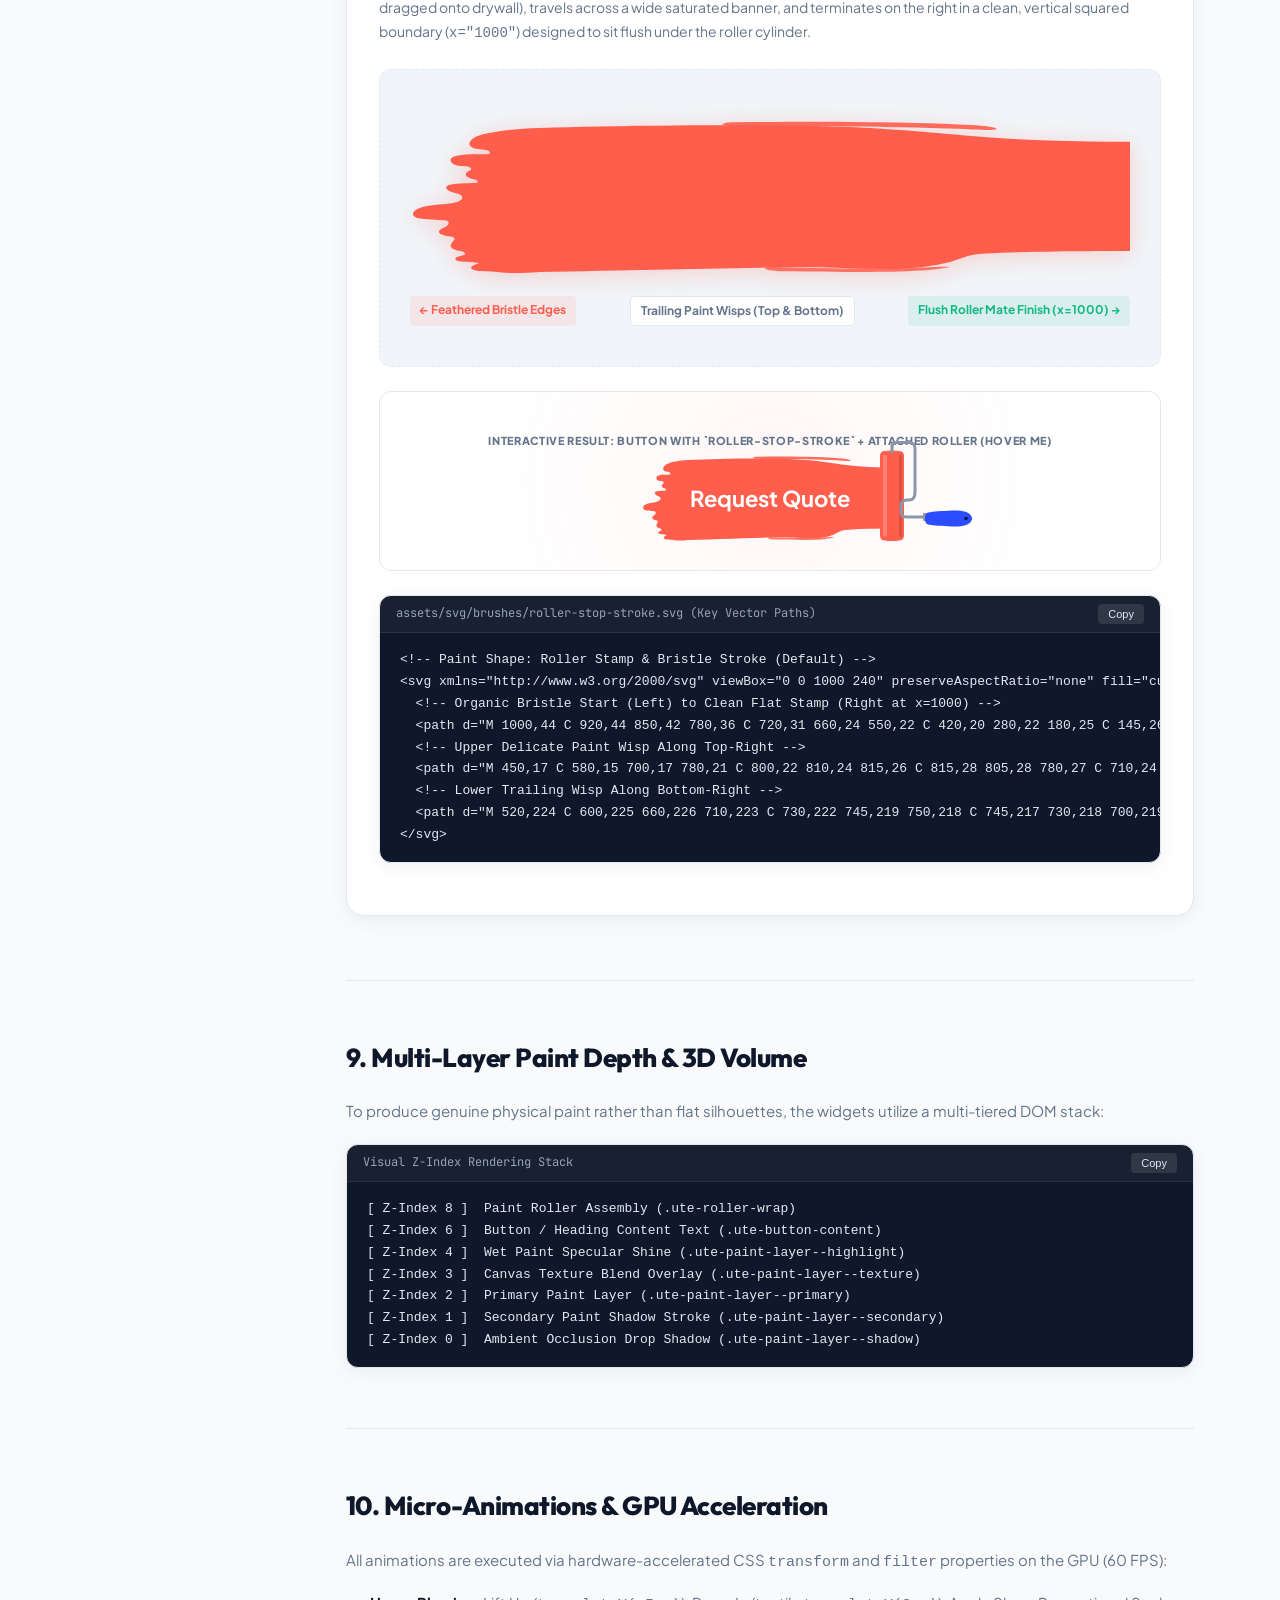
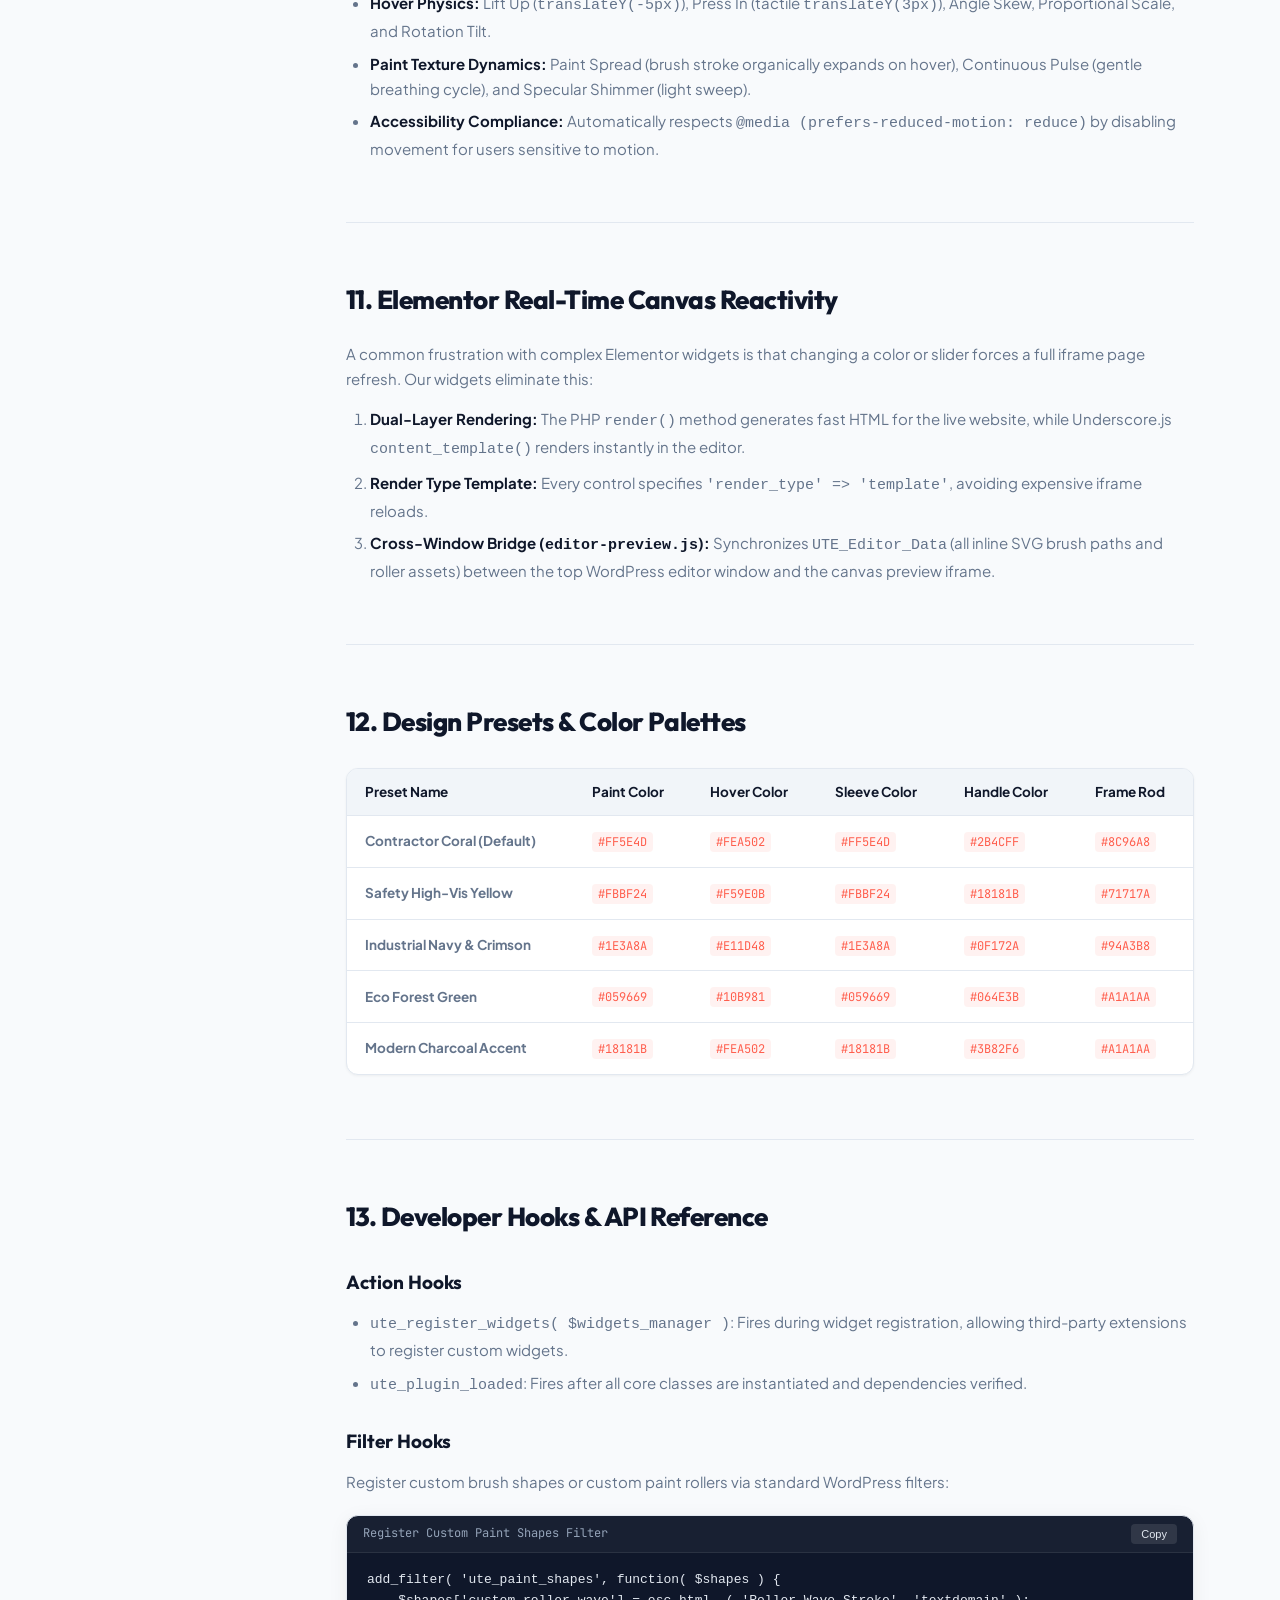
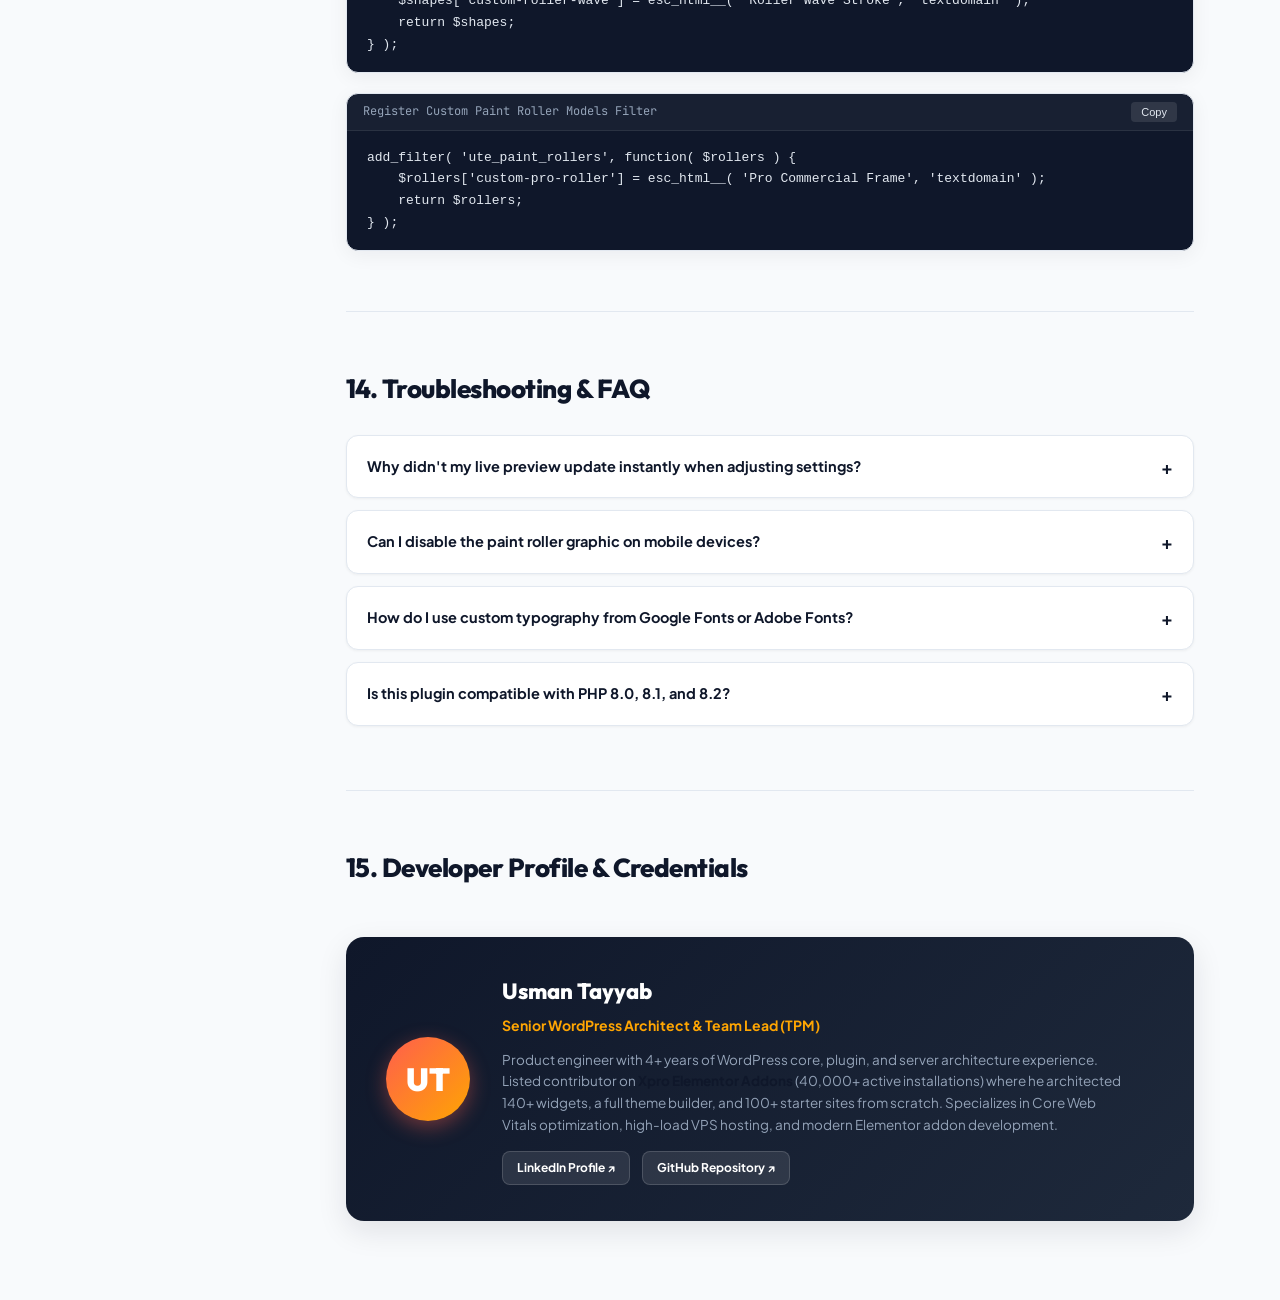
<file: documentation.html>
<!DOCTYPE html>
<html lang="en">
<head>
  <meta charset="UTF-8">
  <meta name="viewport" content="width=device-width, initial-scale=1.0">
  <title>Painter Creative Elementor Widgets — Official Documentation</title>
  <meta name="description" content="Comprehensive documentation, developer API, architecture guide, and user stories for Painter Creative Elementor Widgets by Usman Tayyab.">
  <link rel="preconnect" href="https://fonts.googleapis.com">
  <link rel="preconnect" href="https://fonts.gstatic.com" crossorigin>
  <link href="https://fonts.googleapis.com/css2?family=Plus+Jakarta+Sans:ital,wght@0,300;0,400;0,500;0,600;0,700;0,800;1,400&family=Outfit:wght@400;500;600;700;800;900&family=JetBrains+Mono:wght@400;500;600&display=swap" rel="stylesheet">
  <link rel="stylesheet" href="assets/css/animations.css">
  <link rel="stylesheet" href="assets/css/creative-button.css">
  <link rel="stylesheet" href="assets/css/creative-heading.css">
  <style>
    :root {
      --font-body: 'Plus Jakarta Sans', system-ui, -apple-system, sans-serif;
      --font-display: 'Outfit', system-ui, -apple-system, sans-serif;
      --font-code: 'JetBrains Mono', monospace;

      --bg-canvas: #f8fafc;
      --bg-surface: #ffffff;
      --bg-surface-elevated: #ffffff;
      --bg-surface-alt: #f1f5f9;
      --text-main: #0f172a;
      --text-muted: #64748b;
      --text-light: #94a3b8;
      --border-color: #e2e8f0;
      --border-focus: #cbd5e1;

      --primary-coral: #FF5E4D;
      --primary-coral-dark: #e04a39;
      --primary-coral-glow: rgba(255, 94, 77, 0.2);
      --accent-amber: #FEA502;
      --accent-blue: #2B4CFF;
      --accent-slate: #8C96A8;
      --code-bg: #0f172a;
      --code-text: #e2e8f0;

      --sidebar-width: 290px;
      --header-height: 72px;
      --radius-sm: 8px;
      --radius-md: 12px;
      --radius-lg: 18px;
      --shadow-sm: 0 1px 3px rgba(0,0,0,0.05);
      --shadow-md: 0 4px 20px rgba(15, 23, 42, 0.06);
      --shadow-lg: 0 10px 30px rgba(15, 23, 42, 0.1);
    }

    body.dark-mode {
      --bg-canvas: #090d16;
      --bg-surface: #0f172a;
      --bg-surface-elevated: #131d33;
      --bg-surface-alt: #1e293b;
      --text-main: #f8fafc;
      --text-muted: #94a3b8;
      --text-light: #64748b;
      --border-color: #1e293b;
      --border-focus: #334155;
      --code-bg: #050811;
      --shadow-md: 0 4px 20px rgba(0, 0, 0, 0.3);
      --shadow-lg: 0 10px 30px rgba(0, 0, 0, 0.5);
    }

    * {
      box-sizing: border-box;
      margin: 0;
      padding: 0;
    }

    html {
      scroll-behavior: smooth;
      scroll-padding-top: calc(var(--header-height) + 24px);
    }

    body {
      font-family: var(--font-body);
      background-color: var(--bg-canvas);
      color: var(--text-main);
      line-height: 1.65;
      transition: background-color 0.25s ease, color 0.25s ease;
      font-size: 15px;
    }

    /* Top Sticky Navigation Header */
    header.docs-header {
      position: sticky;
      top: 0;
      z-index: 1000;
      height: var(--header-height);
      background: rgba(255, 255, 255, 0.88);
      backdrop-filter: blur(14px);
      -webkit-backdrop-filter: blur(14px);
      border-bottom: 1px solid var(--border-color);
      display: flex;
      align-items: center;
      justify-content: space-between;
      padding: 0 32px;
      transition: background-color 0.25s ease, border-color 0.25s ease;
    }

    body.dark-mode header.docs-header {
      background: rgba(15, 23, 42, 0.88);
    }

    .brand-cluster {
      display: flex;
      align-items: center;
      gap: 16px;
      text-decoration: none;
      color: inherit;
    }

    .brand-icon {
      width: 44px;
      height: 44px;
      border-radius: var(--radius-md);
      background: linear-gradient(135deg, var(--primary-coral), var(--accent-amber));
      display: flex;
      align-items: center;
      justify-content: center;
      color: white;
      font-weight: 900;
      font-size: 22px;
      box-shadow: 0 4px 14px var(--primary-coral-glow);
    }

    .brand-text h1 {
      font-family: var(--font-display);
      font-size: 18px;
      font-weight: 800;
      letter-spacing: -0.02em;
      line-height: 1.2;
    }

    .brand-tagline {
      font-size: 12px;
      color: var(--text-muted);
      display: flex;
      align-items: center;
      gap: 8px;
    }

    .version-badge {
      background: rgba(255, 94, 77, 0.12);
      color: var(--primary-coral);
      font-weight: 700;
      padding: 2px 8px;
      border-radius: 20px;
      font-size: 11px;
      letter-spacing: 0.04em;
      text-transform: uppercase;
    }

    .header-nav-actions {
      display: flex;
      align-items: center;
      gap: 12px;
    }

    .btn-action {
      display: inline-flex;
      align-items: center;
      gap: 8px;
      padding: 8px 14px;
      border-radius: var(--radius-sm);
      font-size: 13px;
      font-weight: 600;
      border: 1px solid var(--border-color);
      background: var(--bg-surface);
      color: var(--text-main);
      text-decoration: none;
      cursor: pointer;
      transition: all 0.2s ease;
    }

    .btn-action:hover {
      border-color: var(--primary-coral);
      color: var(--primary-coral);
      transform: translateY(-1px);
    }

    .btn-action.btn-primary-coral {
      background: var(--primary-coral);
      color: #ffffff;
      border-color: var(--primary-coral);
      box-shadow: 0 2px 8px var(--primary-coral-glow);
    }

    .btn-action.btn-primary-coral:hover {
      background: var(--primary-coral-dark);
      color: #ffffff;
    }

    /* Layout Structure: Sidebar + Main Content */
    .docs-layout {
      display: flex;
      max-width: 1440px;
      margin: 0 auto;
      min-height: calc(100vh - var(--header-height));
    }

    /* Sticky Sidebar Navigation */
    aside.docs-sidebar {
      width: var(--sidebar-width);
      flex-shrink: 0;
      position: sticky;
      top: var(--header-height);
      height: calc(100vh - var(--header-height));
      overflow-y: auto;
      padding: 24px 20px;
      border-right: 1px solid var(--border-color);
      background: var(--bg-canvas);
    }

    .search-box {
      margin-bottom: 20px;
      position: relative;
    }

    .search-input {
      width: 100%;
      padding: 9px 12px 9px 34px;
      border-radius: var(--radius-sm);
      border: 1px solid var(--border-color);
      background: var(--bg-surface);
      color: var(--text-main);
      font-size: 13px;
      font-family: var(--font-body);
      outline: none;
      transition: border-color 0.2s;
    }

    .search-input:focus {
      border-color: var(--primary-coral);
    }

    .search-icon {
      position: absolute;
      left: 11px;
      top: 50%;
      transform: translateY(-50%);
      color: var(--text-muted);
      font-size: 13px;
      pointer-events: none;
    }

    .nav-group-title {
      font-size: 11px;
      font-weight: 800;
      text-transform: uppercase;
      letter-spacing: 0.08em;
      color: var(--text-light);
      margin: 20px 0 8px 10px;
    }

    .nav-list {
      list-style: none;
      display: flex;
      flex-direction: column;
      gap: 3px;
    }

    .nav-item a {
      display: flex;
      align-items: center;
      justify-content: space-between;
      padding: 8px 12px;
      border-radius: var(--radius-sm);
      color: var(--text-muted);
      text-decoration: none;
      font-size: 13.5px;
      font-weight: 500;
      transition: all 0.15s ease;
    }

    .nav-item a:hover {
      color: var(--primary-coral);
      background: rgba(255, 94, 77, 0.06);
    }

    .nav-item a.active {
      color: var(--primary-coral);
      background: rgba(255, 94, 77, 0.12);
      font-weight: 700;
    }

    /* Main Content Area */
    main.docs-content {
      flex: 1;
      padding: 40px 56px 80px;
      max-width: 960px;
      min-width: 0;
    }

    /* Hero Banner */
    .docs-hero {
      background: linear-gradient(135deg, rgba(255, 94, 77, 0.08) 0%, rgba(254, 165, 2, 0.05) 100%);
      border: 1px solid rgba(255, 94, 77, 0.2);
      border-radius: var(--radius-lg);
      padding: 40px;
      margin-bottom: 48px;
      position: relative;
      overflow: hidden;
    }

    .hero-pretitle {
      display: inline-flex;
      align-items: center;
      gap: 6px;
      font-size: 12px;
      font-weight: 700;
      text-transform: uppercase;
      letter-spacing: 0.06em;
      color: var(--primary-coral);
      margin-bottom: 12px;
    }

    .hero-title {
      font-family: var(--font-display);
      font-size: 36px;
      font-weight: 900;
      letter-spacing: -0.03em;
      line-height: 1.15;
      margin-bottom: 16px;
    }

    .hero-title .gradient-text {
      background: linear-gradient(135deg, var(--primary-coral), var(--accent-amber));
      -webkit-background-clip: text;
      -webkit-text-fill-color: transparent;
    }

    .hero-description {
      font-size: 16px;
      color: var(--text-muted);
      max-width: 720px;
      margin-bottom: 24px;
    }

    .hero-stats-grid {
      display: grid;
      grid-template-columns: repeat(4, 1fr);
      gap: 16px;
      margin-top: 24px;
      padding-top: 24px;
      border-top: 1px solid rgba(255, 94, 77, 0.15);
    }

    .stat-card {
      display: flex;
      flex-direction: column;
    }

    .stat-number {
      font-family: var(--font-display);
      font-size: 24px;
      font-weight: 800;
      color: var(--primary-coral);
    }

    .stat-label {
      font-size: 12px;
      color: var(--text-muted);
      font-weight: 500;
    }

    /* Typography & Sections */
    section.docs-section {
      margin-bottom: 56px;
      padding-bottom: 40px;
      border-bottom: 1px solid var(--border-color);
    }

    section.docs-section:last-of-type {
      border-bottom: none;
    }

    h2.section-title {
      font-family: var(--font-display);
      font-size: 26px;
      font-weight: 800;
      letter-spacing: -0.02em;
      margin-bottom: 20px;
      display: flex;
      align-items: center;
      gap: 10px;
    }

    h3.section-subtitle {
      font-family: var(--font-display);
      font-size: 19px;
      font-weight: 700;
      margin: 28px 0 12px;
      color: var(--text-main);
    }

    p {
      margin-bottom: 16px;
      color: var(--text-muted);
    }

    p strong {
      color: var(--text-main);
    }

    ul, ol {
      margin: 0 0 20px 24px;
      color: var(--text-muted);
    }

    li {
      margin-bottom: 8px;
    }

    li strong {
      color: var(--text-main);
    }

    /* GitHub Alert Callouts */
    .alert-card {
      border-radius: var(--radius-md);
      padding: 18px 22px;
      margin: 24px 0;
      border-left: 4px solid;
      background: var(--bg-surface);
      box-shadow: var(--shadow-sm);
    }

    .alert-card.alert-note {
      border-left-color: var(--accent-blue);
      background: rgba(43, 76, 255, 0.04);
    }

    .alert-card.alert-important {
      border-left-color: var(--primary-coral);
      background: rgba(255, 94, 77, 0.05);
    }

    .alert-card.alert-tip {
      border-left-color: #10b981;
      background: rgba(16, 185, 129, 0.05);
    }

    .alert-title {
      font-weight: 800;
      font-size: 13px;
      text-transform: uppercase;
      letter-spacing: 0.05em;
      margin-bottom: 6px;
      display: flex;
      align-items: center;
      gap: 8px;
    }

    .alert-note .alert-title { color: var(--accent-blue); }
    .alert-important .alert-title { color: var(--primary-coral); }
    .alert-tip .alert-title { color: #10b981; }

    .alert-card p {
      margin-bottom: 0;
      font-size: 14px;
    }

    /* Tables */
    .table-container {
      overflow-x: auto;
      border: 1px solid var(--border-color);
      border-radius: var(--radius-md);
      margin: 24px 0;
      background: var(--bg-surface);
      box-shadow: var(--shadow-sm);
    }

    table.docs-table {
      width: 100%;
      border-collapse: collapse;
      text-align: left;
      font-size: 13.5px;
    }

    table.docs-table th {
      background: var(--bg-surface-alt);
      padding: 12px 18px;
      font-weight: 700;
      color: var(--text-main);
      border-bottom: 1px solid var(--border-color);
    }

    table.docs-table td {
      padding: 14px 18px;
      border-bottom: 1px solid var(--border-color);
      color: var(--text-muted);
      vertical-align: middle;
    }

    table.docs-table tr:last-child td {
      border-bottom: none;
    }

    table.docs-table code {
      background: rgba(255, 94, 77, 0.08);
      color: var(--primary-coral);
      padding: 2px 6px;
      border-radius: 4px;
      font-size: 12px;
      font-family: var(--font-code);
    }

    /* Code Blocks with Copy Button */
    .code-container {
      position: relative;
      margin: 20px 0;
      border-radius: var(--radius-md);
      overflow: hidden;
      background: var(--code-bg);
      border: 1px solid var(--border-color);
      box-shadow: var(--shadow-md);
    }

    .code-header {
      background: rgba(255, 255, 255, 0.04);
      padding: 8px 16px;
      display: flex;
      align-items: center;
      justify-content: space-between;
      border-bottom: 1px solid rgba(255, 255, 255, 0.08);
      font-size: 12px;
      color: #94a3b8;
      font-family: var(--font-code);
    }

    .btn-copy {
      background: rgba(255, 255, 255, 0.1);
      color: #e2e8f0;
      border: none;
      padding: 4px 10px;
      border-radius: 4px;
      font-size: 11px;
      cursor: pointer;
      display: inline-flex;
      align-items: center;
      gap: 5px;
      transition: all 0.2s;
    }

    .btn-copy:hover {
      background: var(--primary-coral);
      color: #ffffff;
    }

    pre.code-block {
      padding: 16px 20px;
      overflow-x: auto;
      font-family: var(--font-code);
      font-size: 13px;
      line-height: 1.6;
      color: var(--code-text);
    }

    /* Live Interactive Canvas Showcase */
    .interactive-stage {
      background: var(--bg-surface);
      border: 1px solid var(--border-color);
      border-radius: var(--radius-lg);
      overflow: hidden;
      margin: 32px 0;
      box-shadow: var(--shadow-md);
    }

    .stage-header {
      background: var(--bg-surface-alt);
      padding: 14px 24px;
      display: flex;
      align-items: center;
      justify-content: space-between;
      border-bottom: 1px solid var(--border-color);
    }

    .stage-title {
      font-weight: 700;
      font-size: 14px;
      display: flex;
      align-items: center;
      gap: 8px;
    }

    .stage-controls-bar {
      display: flex;
      align-items: center;
      gap: 16px;
    }

    .stage-body {
      padding: 64px 32px;
      display: flex;
      flex-direction: column;
      align-items: center;
      justify-content: center;
      gap: 40px;
      background: radial-gradient(circle at center, rgba(255, 94, 77, 0.05) 0%, transparent 75%);
    }

    /* User Stories Cards */
    .user-story-grid {
      display: grid;
      grid-template-columns: repeat(3, 1fr);
      gap: 20px;
      margin: 24px 0;
    }

    .user-story-card {
      background: var(--bg-surface);
      border: 1px solid var(--border-color);
      border-radius: var(--radius-md);
      padding: 24px;
      display: flex;
      flex-direction: column;
      gap: 12px;
      box-shadow: var(--shadow-sm);
      transition: transform 0.2s, box-shadow 0.2s;
    }

    .user-story-card:hover {
      transform: translateY(-2px);
      box-shadow: var(--shadow-md);
    }

    .story-persona-badge {
      display: inline-flex;
      align-items: center;
      gap: 6px;
      font-size: 11px;
      font-weight: 800;
      text-transform: uppercase;
      letter-spacing: 0.05em;
      color: var(--primary-coral);
    }

    .story-quote {
      font-style: italic;
      font-size: 13.5px;
      color: var(--text-muted);
      line-height: 1.55;
    }

    /* FAQ Accordion */
    .faq-container {
      display: flex;
      flex-direction: column;
      gap: 12px;
      margin: 24px 0;
    }

    .faq-item {
      background: var(--bg-surface);
      border: 1px solid var(--border-color);
      border-radius: var(--radius-md);
      overflow: hidden;
      box-shadow: var(--shadow-sm);
    }

    .faq-question {
      padding: 16px 20px;
      font-weight: 700;
      font-size: 14.5px;
      display: flex;
      align-items: center;
      justify-content: space-between;
      cursor: pointer;
      user-select: none;
      transition: background-color 0.2s;
    }

    .faq-question:hover {
      background: var(--bg-surface-alt);
    }

    .faq-icon {
      font-size: 18px;
      transition: transform 0.2s;
    }

    .faq-item.open .faq-icon {
      transform: rotate(45deg);
    }

    .faq-answer {
      display: none;
      padding: 0 20px 20px;
      font-size: 14px;
      color: var(--text-muted);
      border-top: 1px solid var(--border-color);
      padding-top: 16px;
    }

    .faq-item.open .faq-answer {
      display: block;
    }

    /* Author Spotlight Banner */
    .author-banner {
      background: linear-gradient(135deg, #0f172a 0%, #1e293b 100%);
      color: #ffffff;
      border-radius: var(--radius-lg);
      padding: 36px 40px;
      margin-top: 48px;
      display: flex;
      align-items: center;
      gap: 32px;
      box-shadow: var(--shadow-lg);
    }

    .author-avatar {
      width: 84px;
      height: 84px;
      border-radius: 50%;
      background: linear-gradient(135deg, var(--primary-coral), var(--accent-amber));
      display: flex;
      align-items: center;
      justify-content: center;
      font-family: var(--font-display);
      font-size: 32px;
      font-weight: 900;
      color: #ffffff;
      flex-shrink: 0;
      box-shadow: 0 6px 20px rgba(255, 94, 77, 0.4);
    }

    .author-details h3 {
      font-family: var(--font-display);
      font-size: 22px;
      font-weight: 800;
      margin-bottom: 4px;
    }

    .author-title {
      color: var(--accent-amber);
      font-weight: 700;
      font-size: 14px;
      margin-bottom: 12px;
    }

    .author-bio {
      color: #94a3b8;
      font-size: 13.5px;
      line-height: 1.6;
      margin-bottom: 16px;
      max-width: 620px;
    }

    .author-links {
      display: flex;
      gap: 12px;
    }

    .author-btn {
      padding: 6px 14px;
      border-radius: var(--radius-sm);
      font-size: 12px;
      font-weight: 700;
      text-decoration: none;
      color: #ffffff;
      background: rgba(255, 255, 255, 0.1);
      border: 1px solid rgba(255, 255, 255, 0.15);
      transition: all 0.2s;
    }

    .author-btn:hover {
      background: var(--primary-coral);
      border-color: var(--primary-coral);
    }

    /* Responsive */
    @media (max-width: 1080px) {
      .user-story-grid {
        grid-template-columns: 1fr;
      }
      .hero-stats-grid {
        grid-template-columns: repeat(2, 1fr);
      }
      main.docs-content {
        padding: 32px 24px 64px;
      }
    }

    @media (max-width: 820px) {
      aside.docs-sidebar {
        display: none;
      }
      .author-banner {
        flex-direction: column;
        align-items: flex-start;
        padding: 28px;
      }
    }
  </style>
</head>
<body>

  <!-- Sticky Top Header -->
  <header class="docs-header">
    <a href="#" class="brand-cluster">
      <div class="brand-icon">P</div>
      <div class="brand-text">
        <h1>Painter Creative Widgets</h1>
        <div class="brand-tagline">
          <span>Official Technical Documentation</span>
          <span class="version-badge">v1.0.0</span>
        </div>
      </div>
    </a>
    <div class="header-nav-actions">
      <button class="btn-action" id="themeToggleBtn" onclick="toggleTheme()">
        <span id="themeIcon">&#9790;</span> <span id="themeLabel">Dark Mode</span>
      </button>
      <a href="https://github.com/imuxmantayyab/painter-creative-elementor-widgets" target="_blank" rel="noopener noreferrer" class="btn-action">
        <svg width="14" height="14" viewBox="0 0 16 16" fill="currentColor"><path d="M8 0C3.58 0 0 3.58 0 8c0 3.54 2.29 6.53 5.47 7.59.4.07.55-.17.55-.38 0-.19-.01-.82-.01-1.49-2.01.37-2.53-.49-2.69-.94-.09-.23-.48-.94-.82-1.13-.28-.15-.68-.52-.01-.53.63-.01 1.08.58 1.23.82.72 1.21 1.87.87 2.33.66.07-.52.28-.87.51-1.07-1.78-.2-3.64-.89-3.64-3.95 0-.87.31-1.59.82-2.15-.08-.2-.36-1.02.08-2.12 0 0 .67-.21 2.2.82.64-.18 1.32-.27 2-.27.68 0 1.36.09 2 .27 1.53-1.04 2.2-.82 2.2-.82.44 1.1.16 1.92.08 2.12.51.56.82 1.27.82 2.15 0 3.07-1.87 3.75-3.65 3.95.29.25.54.73.54 1.48 0 1.07-.01 1.93-.01 2.2 0 .21.15.46.55.38A8.013 8.013 0 0016 8c0-4.42-3.58-8-8-8z"/></svg>
        GitHub
      </a>
      <a href="preview/index.html" target="_blank" class="btn-action btn-primary-coral">
        Interactive Preview &#8599;
      </a>
    </div>
  </header>

  <!-- Docs Layout: Sidebar + Main Content -->
  <div class="docs-layout">

    <!-- Sticky Sidebar Navigation -->
    <aside class="docs-sidebar">
      <div class="search-box">
        <span class="search-icon">&#128269;</span>
        <input type="text" id="sidebarSearch" class="search-input" placeholder="Search documentation..." oninput="filterNav(this.value)">
      </div>

      <nav>
        <div class="nav-group-title">Overview & Philosophy</div>
        <ul class="nav-list" id="navList1">
          <li class="nav-item"><a href="#origin-story" class="active">1. Origin Story & Problem</a></li>
          <li class="nav-item"><a href="#user-stories">2. User Stories</a></li>
          <li class="nav-item"><a href="#architecture">3. Architecture & File Map</a></li>
        </ul>

        <div class="nav-group-title">Widgets & Features</div>
        <ul class="nav-list" id="navList2">
          <li class="nav-item"><a href="#button-widget">4. Creative Button Widget</a></li>
          <li class="nav-item"><a href="#heading-widget">5. Creative Heading Widget</a></li>
          <li class="nav-item"><a href="#live-showcase">6. Live Interactive Demos</a></li>
          <li class="nav-item"><a href="#roller-system">7. Paint Roller Graphic System</a></li>
          <li class="nav-item"><a href="#brush-engine">8. Brush Shapes & Edge Engine</a></li>
          <li class="nav-item"><a href="#paint-depth">9. 3D Paint Depth & Volume</a></li>
          <li class="nav-item"><a href="#micro-animations">10. Micro-Animations (60 FPS)</a></li>
          <li class="nav-item"><a href="#editor-reactivity">11. Real-Time Canvas Reactivity</a></li>
        </ul>

        <div class="nav-group-title">Reference & Developer API</div>
        <ul class="nav-list" id="navList3">
          <li class="nav-item"><a href="#design-presets">12. Design Presets & Colors</a></li>
          <li class="nav-item"><a href="#developer-api">13. Developer Hooks & API</a></li>
          <li class="nav-item"><a href="#faq">14. Troubleshooting & FAQ</a></li>
          <li class="nav-item"><a href="#author">15. Developer Profile</a></li>
        </ul>
      </nav>
    </aside>

    <!-- Main Documentation Body -->
    <main class="docs-content">

      <!-- Hero Header -->
      <div class="docs-hero">
        <div class="hero-pretitle">&#10024; Professional WordPress / Elementor Suite</div>
        <h1 class="hero-title">Painter Creative <span class="gradient-text">Elementor Widgets</span></h1>
        <p class="hero-description">
          A bespoke, performance-optimized WordPress plugin engineered to solve a real-world client design challenge: creating realistic hand-painted brush stroke CTA buttons and artistic headings with attached vector paint rollers in Elementor.
        </p>

        <div class="hero-stats-grid">
          <div class="stat-card">
            <span class="stat-number">100%</span>
            <span class="stat-label">Vector Scalable SVGs</span>
          </div>
          <div class="stat-card">
            <span class="stat-number">60 FPS</span>
            <span class="stat-label">GPU-Accelerated Effects</span>
          </div>
          <div class="stat-card">
            <span class="stat-number">0 KB</span>
            <span class="stat-label">Zero Heavy JS Libraries</span>
          </div>
          <div class="stat-card">
            <span class="stat-number">Instant</span>
            <span class="stat-label">Live Canvas Reactivity</span>
          </div>
        </div>
      </div>

      <!-- Section 1: Origin Story -->
      <section id="origin-story" class="docs-section">
        <h2 class="section-title">1. The Origin Story & Problem Statement</h2>

        <h3 class="section-subtitle">The Real-World Client Challenge</h3>
        <p>
          During the custom architecture and design of a high-converting WordPress website for a commercial painting and decorating firm, the creative director and client established a unique brand requirement:
        </p>
        <ul>
          <li><strong>Artistic Call-to-Action Buttons:</strong> High-impact buttons featuring realistic wet-paint brush strokes with organic, feathered bristle edges on the start side and a clean stop edge on the right.</li>
          <li><strong>Attached Physical Paint Roller:</strong> A commercial paint roller graphic resting at the right finish line of the stroke, visually conveying that the button was just rolled onto the screen in real-time.</li>
          <li><strong>Harmonious Hover States:</strong> When hovered, the wet paint stroke, the roller sleeve, and the end-cap rings transition in exact visual unison from contractor coral (<code>#FF5E4D</code>) to warm amber (<code>#FEA502</code>).</li>
        </ul>

        <h3 class="section-subtitle">The Market Gap in WordPress & Elementor</h3>
        <p>
          Extensive research across both the WordPress plugin repository and premium marketplace addons revealed that <strong>no existing plugin offered this solution</strong>:
        </p>
        <ol>
          <li><strong>Native Elementor Widgets:</strong> Elementor's native Button and Heading widgets are strictly confined to rectangular bounding boxes, CSS borders, and uniform border-radii. They have no concept of organic paint textures or bristle edges.</li>
          <li><strong>Third-Party Addon Packs:</strong> Bundles such as Essential Addons, Ultimate Addons, and HappyAddons only support rigid CSS clip-paths or static background PNG images. When scaled across desktop, tablet, and mobile screens, PNGs stretch, blur, and distort ungracefully.</li>
          <li><strong>Total Absence of Roller Integration:</strong> Not a single widget in the market offered an attached, multi-element vector paint roller with customizable sleeve colors, chrome frame, and ergonomic handle grips.</li>
        </ol>

        <div class="alert-card alert-important">
          <div class="alert-title">&#9888; Why We Built This From Scratch</div>
          <p>
            Rather than hacking brittle CSS masks or relying on bloated image files that harm Core Web Vitals, we architected <strong>Painter Creative Elementor Widgets</strong> as a custom, production-grade vector solution.
          </p>
        </div>
      </section>

      <!-- Section 2: User Stories -->
      <section id="user-stories" class="docs-section">
        <h2 class="section-title">2. User Stories</h2>
        <p>Our architectural roadmap was built around three key user personas:</p>

        <div class="user-story-grid">
          <div class="user-story-card">
            <span class="story-persona-badge">&#127912; Persona 1: Agency Designer</span>
            <p class="story-quote">
              "As an agency web designer, I want to deliver bespoke, brand-aligned trade websites in Elementor that break away from cookie-cutter rectangular templates, so that my clients' websites look custom-coded, award-winning, and premium."
            </p>
          </div>

          <div class="user-story-card">
            <span class="story-persona-badge">&#128188; Persona 2: Business Owner</span>
            <p class="story-quote">
              "As a commercial painting contractor, I want my website visitors to instantly recognize my craft in the first 3 seconds and feel drawn to request a quote, so that my website generates higher conversions and stands out against local competitors."
            </p>
          </div>

          <div class="user-story-card">
            <span class="story-persona-badge">&#128221; Persona 3: Content Editor</span>
            <p class="story-quote">
              "As a marketing manager, I want to edit headline text, CTA button links, brush styles, and color schemes directly in the Elementor visual canvas with instant live updates, so that I don't need to hire a developer for routine content changes."
            </p>
          </div>
        </div>
      </section>

      <!-- Section 3: Architecture -->
      <section id="architecture" class="docs-section">
        <h2 class="section-title">3. Plugin Architecture & File Map</h2>
        <p>
          The plugin adheres to modern WordPress Coding Standards (WPCS), OOP principles, strict capability checks, and multi-tier SVG sanitization:
        </p>

        <div class="code-container">
          <div class="code-header">
            <span>Repository Directory Structure</span>
            <button class="btn-copy" onclick="copyCode(this)">Copy</button>
          </div>
          <pre class="code-block"><code>painter-creative-elementor-widgets/
├── assets/
│   ├── css/
│   │   ├── admin-settings.css      # WordPress admin dashboard styling
│   │   ├── animations.css          # GPU-accelerated micro-animations (60 FPS)
│   │   ├── creative-button.css     # Button layout, paint layers, roller positioning
│   │   └── creative-heading.css    # Heading layout, semantic tags, typography
│   ├── js/
│   │   ├── creative-widgets.js     # Frontend runtime enhancements
│   │   └── editor-preview.js       # Cross-window Elementor live preview bridge
│   └── svg/
│       ├── brushes/                # Hand-crafted SVG brush stroke shapes
│       │   └── roller-stop-stroke.svg # Feathered bristle + flat roller stop
│       └── rollers/                # Realistic vector paint roller models
│           ├── paint-roller-horizontal.svg # Option 1: Classic Square Arm
│           └── paint-roller-offset.svg     # Option 2: Offset S-Curve Arm
├── includes/
│   ├── Admin/                      # Admin dashboard & settings page
│   ├── Elementor/                  # Category registration & widget loader
│   ├── class-ute-assets.php        # Script & style enqueuing + UTE_Editor_Data
│   ├── class-ute-plugin.php        # Singleton plugin lifecycle manager
│   ├── class-ute-shapes.php        # SVG brush and roller registry
│   └── class-ute-svg-sanitizer.php # Multi-tier XML/SVG sanitizer
├── widgets/
│   ├── class-ute-widget-creative-button.php  # Creative Painter Button
│   └── class-ute-widget-creative-heading.php # Creative Painter Heading
├── painter-creative-elementor-widgets.php   # Main bootstrap file
├── DOCUMENTATION.md                # Comprehensive technical documentation
├── USER_GUIDE.md                   # Step-by-step user guide & user stories
└── README.md                       # Repository overview</code></pre>
        </div>

        <h3 class="section-subtitle">Core Tokens & Default Values</h3>
        <div class="table-container">
          <table class="docs-table">
            <thead>
              <tr>
                <th>Property</th>
                <th>Token / Variable</th>
                <th>Default Value</th>
                <th>Purpose</th>
              </tr>
            </thead>
            <tbody>
              <tr>
                <td><strong>Primary Paint Color</strong></td>
                <td><code>--ute-paint-color</code></td>
                <td><code>#FF5E4D</code></td>
                <td>Contractor Coral acrylic paint base</td>
              </tr>
              <tr>
                <td><strong>Hover Paint Color</strong></td>
                <td><code>--ute-paint-hover-color</code></td>
                <td><code>#FEA502</code></td>
                <td>Vibrant warm amber transition state</td>
              </tr>
              <tr>
                <td><strong>Roller Sleeve Color</strong></td>
                <td><code>--ute-roller-sleeve</code></td>
                <td><code>#FF5E4D</code></td>
                <td>Matches wet paint stroke by default</td>
              </tr>
              <tr>
                <td><strong>Roller Cap Rings</strong></td>
                <td><code>--ute-roller-cap-color</code></td>
                <td><code>#FF5E4D</code></td>
                <td>Eliminates hardcoded grey rings on sleeve</td>
              </tr>
              <tr>
                <td><strong>Roller Frame</strong></td>
                <td><code>--ute-roller-frame</code></td>
                <td><code>#8C96A8</code></td>
                <td>Industrial brushed chrome/steel rod</td>
              </tr>
              <tr>
                <td><strong>Roller Handle Grip</strong></td>
                <td><code>--ute-roller-handle</code></td>
                <td><code>#2B4CFF</code></td>
                <td>Ergonomic cobalt blue contractor grip</td>
              </tr>
              <tr>
                <td><strong>Brush Shape</strong></td>
                <td><code>paint_shape</code></td>
                <td><code>roller-stop-stroke</code></td>
                <td>Bristle start + straight roller stamp finish</td>
              </tr>
              <tr>
                <td><strong>Stroke Height Scale</strong></td>
                <td><code>stroke_scale_y</code></td>
                <td><code>1.5</code></td>
                <td>Generous vertical coverage behind labels</td>
              </tr>
            </tbody>
          </table>
        </div>
      </section>

      <!-- Section 4: Button Widget -->
      <section id="button-widget" class="docs-section">
        <h2 class="section-title">4. Creative Painter Button Widget</h2>
        <p>
          <strong>Widget ID:</strong> <code>ute_creative_button</code> &bull; <strong>Elementor Category:</strong> <code>Painter Creative Widgets</code>
        </p>

        <h3 class="section-subtitle">Elementor Controls Summary</h3>
        <ul>
          <li><strong>Button Label & Link:</strong> Direct text input with dynamic tags, internal search, external target, and <code>nofollow</code> options.</li>
          <li><strong>Paint Stroke Controls:</strong> 9 curated brush shapes, custom SVG input, paint color, hover paint color, and 2-color linear gradients.</li>
          <li><strong>Edge & Scale Controls:</strong> Bristle contrast, Stroke Scale X (width), Stroke Scale Y (height, default 1.5), Rotation Angle, and Left Edge extension.</li>
          <li><strong>Roller Graphic Controls:</strong> Toggle roller on/off, select 7 vector roller models, customize sleeve, cap ring, frame rod, and handle colors, configure width, height, and X/Y positional offsets.</li>
          <li><strong>Multi-Layer 3D Depth:</strong> Secondary shadow under-stroke, wet paint specular highlights, and ambient drop shadows.</li>
        </ul>
      </section>

      <!-- Section 5: Heading Widget -->
      <section id="heading-widget" class="docs-section">
        <h2 class="section-title">5. Creative Painter Heading Widget</h2>
        <p>
          <strong>Widget ID:</strong> <code>ute_creative_heading</code> &bull; <strong>Elementor Category:</strong> <code>Painter Creative Widgets</code>
        </p>

        <h3 class="section-subtitle">Full Paint Stroke & Attached Roller Support</h3>
        <p>
          In version 1.0.0, the heading widget was upgraded to employ the <strong>exact same multi-layer vector paint engine</strong> as the button widget. Key capabilities include:
        </p>
        <ul>
          <li><strong>Semantic HTML Hierarchy:</strong> Choose from <code>H1</code>, <code>H2</code>, <code>H3</code>, <code>H4</code>, <code>H5</code>, <code>H6</code>, <code>div</code>, <code>span</code>, or <code>p</code> to maintain flawless SEO structure.</li>
          <li><strong>Synchronized Hover Dynamics:</strong> When wrapped in a link or hovered, the heading text, wet paint stroke, and attached paint roller shift synchronously into the warm amber hover palette.</li>
          <li><strong>Full Elementor Typography Group:</strong> Complete typography control over font family, weights (100-900), text transform, line-height, and letter-spacing.</li>
        </ul>
      </section>

      <!-- Section 6: Live Interactive Showcase -->
      <section id="live-showcase" class="docs-section">
        <h2 class="section-title">6. Live Interactive Demos</h2>
        <p>
          Test the live interactive widget rendering below. Hover over the button or heading to observe the smooth color transition from coral (<code>#FF5E4D</code>) to warm amber (<code>#FEA502</code>) across the paint stroke and roller sleeve:
        </p>

        <div class="interactive-stage">
          <div class="stage-header">
            <div class="stage-title">&#128065; Interactive Elementor Live Render Preview</div>
            <div class="stage-controls-bar">
              <span style="font-size: 12px; color: var(--text-muted);">Hover to test synchronized state</span>
            </div>
          </div>
          <div class="stage-body">

            <!-- 1. Live Button Component -->
            <div style="display: flex; flex-direction: column; align-items: center; gap: 8px;">
              <span style="font-size: 11px; font-weight: 700; text-transform: uppercase; color: var(--text-muted); letter-spacing: 0.05em;">Live Button Widget (`ute_creative_button`)</span>
              
              <a href="#live-showcase" class="ute-creative-button ute-style--artistic ute-has-roller ute-roller-side--right"
                 style="--ute-paint-color: #FF5E4D; --ute-paint-hover-color: #FEA502; --ute-btn-text-color: #ffffff; --ute-btn-text-hover-color: #ffffff; --ute-roller-sleeve: #FF5E4D; --ute-roller-hover-sleeve: #FEA502; --ute-roller-cap-color: #FF5E4D; --ute-roller-hover-cap: #FEA502; --ute-roller-frame: #8C96A8; --ute-roller-handle: #2B4CFF; --ute-roller-grip: #182C9E; --ute-roller-w: 100px; --ute-roller-h: 130px; --ute-roller-offset-x: 26px; --ute-stroke-scale-y: 1.5; --ute-stroke-scale-x: 1.0;">
                
                <!-- Paint Layer -->
                <div class="ute-paint-layers" aria-hidden="true">
                  <div class="ute-paint-layer ute-paint-layer--primary">
                    <svg xmlns="http://www.w3.org/2000/svg" viewBox="0 0 1000 240" preserveAspectRatio="none" fill="currentColor">
                      <path d="M 1000,44 C 920,44 850,42 780,36 C 720,31 660,24 550,22 C 420,20 280,22 180,25 C 145,26 125,29 105,33 C 95,35 88,38 84,43 C 80,48 84,53 94,54 C 105,55 114,56 110,61 C 98,62 72,60 60,65 C 54,68 55,75 66,77 C 78,79 85,77 85,83 C 80,85 74,89 80,93 C 86,97 95,95 94,101 C 88,102 65,101 54,104 C 48,106 49,111 58,114 C 68,117 75,118 72,124 C 68,128 58,130 46,131 C 30,132 15,134 8,139 C 2,143 3,148 10,150 C 22,152 38,153 48,153 C 54,153 56,158 50,162 C 42,165 36,169 44,173 C 52,177 62,174 62,180 C 60,183 52,189 60,193 C 68,197 78,195 76,201 C 70,203 58,205 65,209 C 72,212 88,210 96,213 C 90,215 80,218 88,222 C 96,225 110,224 122,225 C 135,227 155,227 180,225 C 280,223 420,220 540,218 C 580,218 620,221 660,221 C 700,221 730,216 750,211 C 765,207 775,201 790,200 C 840,197 920,196 1000,196 Z" />
                      <path d="M 450,17 C 580,15 700,17 780,21 C 800,22 810,24 815,26 C 815,28 805,28 780,27 C 710,24 600,22 470,23 C 440,23 430,21 435,19 C 440,17 445,17 450,17 Z" opacity="0.9" />
                      <path d="M 520,224 C 600,225 660,226 710,223 C 730,222 745,219 750,218 C 745,217 730,218 700,219 C 640,221 570,220 500,218 C 490,218 490,222 505,223 C 510,224 515,224 520,224 Z" opacity="0.85" />
                    </svg>
                  </div>
                </div>

                <!-- Text Content -->
                <span class="ute-button-content">
                  <span class="ute-button-text">Get Free Quote</span>
                </span>

                <!-- Roller Vector Graphic -->
                <div class="ute-roller-wrap ute-roller--right" aria-hidden="true">
                  <svg xmlns="http://www.w3.org/2000/svg" viewBox="0 0 200 240" fill="none">
                    <g class="ute-roller-svg-group">
                      <rect class="ute-roller-sleeve" x="8" y="28" width="48" height="175" rx="8" ry="8" fill="var(--ute-roller-sleeve, #FF5E4D)" />
                      <rect x="14" y="32" width="8" height="167" rx="4" fill="#ffffff" opacity="0.22" />
                      <rect x="46" y="32" width="6" height="167" rx="3" fill="#000000" opacity="0.15" />
                      <ellipse class="ute-roller-sleeve ute-roller-cap" cx="32" cy="30" rx="22" ry="4" fill="var(--ute-roller-sleeve, #FF5E4D)" stroke="var(--ute-roller-cap-color, var(--ute-roller-sleeve, #FF5E4D))" stroke-width="2" />
                      <ellipse class="ute-roller-sleeve ute-roller-cap" cx="32" cy="201" rx="22" ry="4" fill="var(--ute-roller-sleeve, #FF5E4D)" stroke="var(--ute-roller-cap-color, var(--ute-roller-sleeve, #FF5E4D))" stroke-width="2" />
                      <line x1="32" y1="28" x2="32" y2="16" stroke="var(--ute-roller-frame, #8C96A8)" stroke-width="6" stroke-linecap="round" />
                      <path d="M 32,16 C 32,12 36,9 42,9 L 66,9 C 74,9 78,13 78,21 L 78,110 C 78,118 74,124 66,124 L 62,124 C 54,124 50,128 50,136 L 50,148 C 50,154 54,158 60,158 L 94,158" stroke="var(--ute-roller-frame, #8C96A8)" stroke-width="6" stroke-linecap="round" stroke-linejoin="round" fill="none" />
                      <g class="ute-roller-handle-wrap">
                        <rect x="94" y="150" width="10" height="16" rx="2" fill="var(--ute-roller-frame, #727C8F)" />
                        <path d="M 104,149 C 114,147 132,146 152,145 C 172,144 186,148 190,155 C 193,160 193,162 190,167 C 186,174 172,178 152,177 C 132,176 114,175 104,173 C 100,172 98,168 98,161 C 98,154 100,150 104,149 Z" fill="var(--ute-roller-handle, #2B4CFF)" />
                        <circle cx="180" cy="161" r="3.5" fill="#0B1333" />
                      </g>
                    </g>
                  </svg>
                </div>

              </a>
            </div>

            <!-- 2. Live Heading Component -->
            <div style="display: flex; flex-direction: column; align-items: center; gap: 8px;">
              <span style="font-size: 11px; font-weight: 700; text-transform: uppercase; color: var(--text-muted); letter-spacing: 0.05em;">Live Heading Widget (`ute_creative_heading`)</span>
              
              <div class="ute-creative-heading ute-heading-style--full-paint ute-heading-has-roller ute-heading-roller-side--right"
                   style="--ute-heading-paint-color: #FF5E4D; --ute-heading-hover-paint-color: #FEA502; --ute-heading-text-color: #ffffff; --ute-heading-text-hover-color: #ffffff; --ute-heading-roller-sleeve: #FF5E4D; --ute-heading-roller-hover-sleeve: #FEA502; --ute-heading-roller-cap: #FF5E4D; --ute-heading-roller-hover-cap: #FEA502; --ute-heading-roller-frame: #8C96A8; --ute-heading-roller-handle: #2B4CFF; --ute-heading-roller-w: 80px; --ute-heading-roller-h: 104px; --ute-heading-roller-x: 20px; --ute-heading-stroke-scale-y: 1.5; --ute-heading-stroke-scale-x: 1.0;">
                
                <div class="ute-heading-paint-box">
                  <div class="ute-heading-paint-layers" aria-hidden="true">
                    <div class="ute-heading-paint-layer ute-heading-paint-layer--primary">
                      <svg xmlns="http://www.w3.org/2000/svg" viewBox="0 0 1000 240" preserveAspectRatio="none" fill="currentColor">
                        <path d="M 1000,44 C 920,44 850,42 780,36 C 720,31 660,24 550,22 C 420,20 280,22 180,25 C 145,26 125,29 105,33 C 95,35 88,38 84,43 C 80,48 84,53 94,54 C 105,55 114,56 110,61 C 98,62 72,60 60,65 C 54,68 55,75 66,77 C 78,79 85,77 85,83 C 80,85 74,89 80,93 C 86,97 95,95 94,101 C 88,102 65,101 54,104 C 48,106 49,111 58,114 C 68,117 75,118 72,124 C 68,128 58,130 46,131 C 30,132 15,134 8,139 C 2,143 3,148 10,150 C 22,152 38,153 48,153 C 54,153 56,158 50,162 C 42,165 36,169 44,173 C 52,177 62,174 62,180 C 60,183 52,189 60,193 C 68,197 78,195 76,201 C 70,203 58,205 65,209 C 72,212 88,210 96,213 C 90,215 80,218 88,222 C 96,225 110,224 122,225 C 135,227 155,227 180,225 C 280,223 420,220 540,218 C 580,218 620,221 660,221 C 700,221 730,216 750,211 C 765,207 775,201 790,200 C 840,197 920,196 1000,196 Z" />
                        <path d="M 450,17 C 580,15 700,17 780,21 C 800,22 810,24 815,26 C 815,28 805,28 780,27 C 710,24 600,22 470,23 C 440,23 430,21 435,19 C 440,17 445,17 450,17 Z" opacity="0.9" />
                        <path d="M 520,224 C 600,225 660,226 710,223 C 730,222 745,219 750,218 C 745,217 730,218 700,219 C 640,221 570,220 500,218 C 490,218 490,222 505,223 C 510,224 515,224 520,224 Z" opacity="0.85" />
                      </svg>
                    </div>
                  </div>

                  <h2 class="ute-heading-tag" style="font-family: 'Outfit', sans-serif; font-weight: 800; font-size: 28px; padding: 12px 28px; margin: 0; position: relative; z-index: 6;">
                    Residential & Commercial Painting
                  </h2>

                  <div class="ute-heading-roller-wrap ute-heading-roller--right" aria-hidden="true">
                    <svg xmlns="http://www.w3.org/2000/svg" viewBox="0 0 200 240" fill="none">
                      <g class="ute-roller-svg-group">
                        <rect class="ute-heading-roller-sleeve" x="8" y="28" width="48" height="175" rx="8" ry="8" fill="var(--ute-heading-roller-sleeve, #FF5E4D)" />
                        <ellipse class="ute-heading-roller-sleeve ute-heading-roller-cap" cx="32" cy="30" rx="22" ry="4" fill="var(--ute-heading-roller-sleeve, #FF5E4D)" stroke="var(--ute-heading-roller-cap, #FF5E4D)" stroke-width="2" />
                        <ellipse class="ute-heading-roller-sleeve ute-heading-roller-cap" cx="32" cy="201" rx="22" ry="4" fill="var(--ute-heading-roller-sleeve, #FF5E4D)" stroke="var(--ute-heading-roller-cap, #FF5E4D)" stroke-width="2" />
                        <line x1="32" y1="28" x2="32" y2="16" stroke="var(--ute-heading-roller-frame, #8C96A8)" stroke-width="6" stroke-linecap="round" />
                        <path d="M 32,16 C 32,12 36,9 42,9 L 66,9 C 74,9 78,13 78,21 L 78,110 C 78,118 74,124 66,124 L 62,124 C 54,124 50,128 50,136 L 50,148 C 50,154 54,158 60,158 L 94,158" stroke="var(--ute-heading-roller-frame, #8C96A8)" stroke-width="6" stroke-linecap="round" stroke-linejoin="round" fill="none" />
                        <g class="ute-roller-handle-wrap">
                          <rect x="94" y="150" width="10" height="16" rx="2" fill="#727C8F" />
                          <path d="M 104,149 C 114,147 132,146 152,145 C 172,144 186,148 190,155 C 193,160 193,162 190,167 C 186,174 172,178 152,177 C 132,176 114,175 104,173 C 100,172 98,168 98,161 C 98,154 100,150 104,149 Z" fill="var(--ute-heading-roller-handle, #2B4CFF)" />
                        </g>
                      </g>
                    </svg>
                  </div>

                </div>
              </div>
            </div>

          </div>
        </div>
      </section>

      <!-- Section 7: Roller System -->
      <section id="roller-system" class="docs-section">
        <h2 class="section-title">7. Paint Roller Graphic System</h2>
        
        <h3 class="section-subtitle">Vector Roller Models</h3>
        <p>
          The plugin provides 7 high-fidelity vector models in addition to supporting custom SVG markup:
        </p>
        <ol>
          <li><strong>Straight Handle - Square Arm (Option 1 - Default):</strong> Heavy-duty industrial roller arm with 90° metal bend.</li>
          <li><strong>Straight Handle - Offset S-Curve Arm (Option 2):</strong> Professional painter frame with double-curved ergonomic neck.</li>
          <li><strong>Detailed Paint Roller:</strong> Commercial roller with contour wire accents.</li>
          <li><strong>Minimalist Outline Roller:</strong> Clean flat stroke outline for modern minimalist interfaces.</li>
          <li><strong>Small Trim Roller:</strong> Compact mini-roller designed for secondary CTA elements.</li>
          <li><strong>Heavy Duty Industrial Roller:</strong> Extra-large frame for bold hero sections.</li>
          <li><strong>Custom SVG:</strong> Paste any custom SVG vector code directly into Elementor.</li>
        </ol>

        <h3 class="section-subtitle">End-Cap Circle ("Gol Circle") Architecture</h3>
        <p>
          Previous roller graphics suffered from a hardcoded steel-grey stroke (<code>#808A9D</code>) around the top and bottom sleeve ellipses. In real painting, the end of a wet roller is saturated in paint. Our updated SVG architecture utilizes dynamic CSS variables:
        </p>

        <div class="code-container">
          <div class="code-header">
            <span>SVG End-Cap Variable Architecture</span>
            <button class="btn-copy" onclick="copyCode(this)">Copy</button>
          </div>
          <pre class="code-block"><code>&lt;!-- Dynamic Roller Sleeve End-Cap --&gt;
&lt;ellipse class="ute-roller-sleeve ute-roller-cap" 
         cx="32" cy="30" rx="22" ry="4" 
         fill="var(--ute-roller-sleeve, #FF5E4D)" 
         stroke="var(--ute-roller-cap-color, var(--ute-roller-sleeve, #FF5E4D))" 
         stroke-width="2" /&gt;</code></pre>
        </div>

        <p>
          This ensures that:
        </p>
        <ul>
          <li><strong>By Default:</strong> End-cap rings match the sleeve color, eliminating unappealing grey borders.</li>
          <li><strong>Under Hover:</strong> Cap circles transition harmoniously to <code>var(--ute-roller-hover-cap, #FEA502)</code> alongside the sleeve.</li>
          <li><strong>Fully Configurable:</strong> Users who want distinct accent rings can override the color via the <code>roller_cap_color</code> control.</li>
        </ul>
      </section>

      <!-- Section 8: Brush Engine -->
      <section id="brush-engine" class="docs-section">
        <h2 class="section-title">8. Vector Brush Shapes & Edge Engine</h2>
        <div class="table-container">
          <table class="docs-table">
            <thead>
              <tr>
                <th>Shape Key</th>
                <th>Name</th>
                <th>Visual Profile</th>
              </tr>
            </thead>
            <tbody>
              <tr>
                <td><code>roller-stop-stroke</code></td>
                <td><strong>Roller Stamp & Bristle (Default)</strong></td>
                <td>Organic bristle start on left; clean flat stop on right where the roller rests.</td>
              </tr>
              <tr>
                <td><code>coral-banner-ref</code></td>
                <td>Coral Banner Stroke</td>
                <td>Wide acrylic brush banner with bold ragged edges.</td>
              </tr>
              <tr>
                <td><code>rough-stroke-01</code></td>
                <td>Rough Hand-Painted Stroke</td>
                <td>Coarse bristle texture with organic paint splatters.</td>
              </tr>
              <tr>
                <td><code>classic-brush-02</code></td>
                <td>Classic Acrylic Stroke</td>
                <td>Solid high-coverage commercial painter stroke.</td>
              </tr>
              <tr>
                <td><code>dry-brush-03</code></td>
                <td>Dry Bristle Stroke</td>
                <td>Granular semi-dry bristle drag marks.</td>
              </tr>
              <tr>
                <td><code>marker-04</code></td>
                <td>Broad Chisel Marker</td>
                <td>Semi-translucent flat stroke with angled edges.</td>
              </tr>
              <tr>
                <td><code>organic-05</code></td>
                <td>Fluid Organic Swipe</td>
                <td>Smooth rounded edges for modern creative agencies.</td>
              </tr>
              <tr>
                <td><code>double-brush-06</code></td>
                <td>Double Overlapping Brush</td>
                <td>Two overlapping strokes creating layered physical depth.</td>
              </tr>
              <tr>
                <td><code>underline-swipe-07</code></td>
                <td>Tapered Underline Swipe</td>
                <td>Tapered brush swipe for decorative text accents.</td>
              </tr>
            </tbody>
          </table>
        </div>

        <!-- Dedicated Example Showcase: Roller Stamp & Bristle Stroke -->
        <div class="alert-card alert-important" style="margin-top: 32px;">
          <div class="alert-title">&#127912; Default Feature Example: Roller Stamp &amp; Bristle Stroke (`roller-stop-stroke`)</div>
          <p>
            The <strong>Roller Stamp &amp; Bristle Stroke</strong> is the default handcrafted brush shape engineered specifically for this plugin. It solves the critical visual limitation of generic brush strokes when paired with physical roller graphics.
          </p>
        </div>

        <div style="background: var(--bg-surface); border: 1px solid var(--border-color); border-radius: var(--radius-lg); padding: 32px; margin: 24px 0; box-shadow: var(--shadow-md);">
          <h4 style="font-family: var(--font-display); font-size: 18px; font-weight: 800; margin-bottom: 8px; display: flex; align-items: center; gap: 8px;">
            <span style="color: var(--primary-coral);">&#9658;</span> Anatomy of the `roller-stop-stroke` Vector Shape
          </h4>
          <p style="font-size: 14px; color: var(--text-muted); margin-bottom: 24px;">
            Observe how the vector geometry begins with organic, feathered bristle drag marks on the left (simulating wet acrylic dragged onto drywall), travels across a wide saturated banner, and terminates on the right in a clean, vertical squared boundary (<code>x="1000"</code>) designed to sit flush under the roller cylinder.
          </p>

          <!-- Standalone SVG Brush Rendering with Annotated Boundary Markers -->
          <div style="position: relative; background: var(--bg-surface-alt); border: 1px dashed var(--border-color); border-radius: var(--radius-md); padding: 40px 30px; margin-bottom: 24px; display: flex; flex-direction: column; align-items: center;">
            <div style="width: 100%; max-width: 720px; color: var(--primary-coral); filter: drop-shadow(0 4px 12px rgba(255, 94, 77, 0.25));">
              <svg xmlns="http://www.w3.org/2000/svg" viewBox="0 0 1000 240" style="width: 100%; height: auto; display: block;" preserveAspectRatio="none" fill="currentColor">
                <path d="M 1000,44 C 920,44 850,42 780,36 C 720,31 660,24 550,22 C 420,20 280,22 180,25 C 145,26 125,29 105,33 C 95,35 88,38 84,43 C 80,48 84,53 94,54 C 105,55 114,56 110,61 C 98,62 72,60 60,65 C 54,68 55,75 66,77 C 78,79 85,77 85,83 C 80,85 74,89 80,93 C 86,97 95,95 94,101 C 88,102 65,101 54,104 C 48,106 49,111 58,114 C 68,117 75,118 72,124 C 68,128 58,130 46,131 C 30,132 15,134 8,139 C 2,143 3,148 10,150 C 22,152 38,153 48,153 C 54,153 56,158 50,162 C 42,165 36,169 44,173 C 52,177 62,174 62,180 C 60,183 52,189 60,193 C 68,197 78,195 76,201 C 70,203 58,205 65,209 C 72,212 88,210 96,213 C 90,215 80,218 88,222 C 96,225 110,224 122,225 C 135,227 155,227 180,225 C 280,223 420,220 540,218 C 580,218 620,221 660,221 C 700,221 730,216 750,211 C 765,207 775,201 790,200 C 840,197 920,196 1000,196 Z" />
                <path d="M 450,17 C 580,15 700,17 780,21 C 800,22 810,24 815,26 C 815,28 805,28 780,27 C 710,24 600,22 470,23 C 440,23 430,21 435,19 C 440,17 445,17 450,17 Z" opacity="0.9" />
                <path d="M 520,224 C 600,225 660,226 710,223 C 730,222 745,219 750,218 C 745,217 730,218 700,219 C 640,221 570,220 500,218 C 490,218 490,222 505,223 C 510,224 515,224 520,224 Z" opacity="0.85" />
              </svg>
            </div>
            <!-- Boundary Callouts -->
            <div style="display: flex; justify-content: space-between; width: 100%; max-width: 720px; margin-top: 14px; font-size: 12px; font-weight: 700;">
              <span style="color: var(--primary-coral); background: rgba(255, 94, 77, 0.1); padding: 4px 10px; border-radius: 4px;">&#8592; Feathered Bristle Edges</span>
              <span style="color: var(--text-muted); background: var(--bg-surface); padding: 4px 10px; border-radius: 4px; border: 1px solid var(--border-color);">Trailing Paint Wisps (Top &amp; Bottom)</span>
              <span style="color: #10b981; background: rgba(16, 185, 129, 0.1); padding: 4px 10px; border-radius: 4px;">Flush Roller Mate Finish (x=1000) &#8594;</span>
            </div>
          </div>

          <!-- Live Interactive Elementor Button Demo using Roller Stamp & Bristle Stroke -->
          <div style="background: radial-gradient(circle at center, rgba(255, 94, 77, 0.05) 0%, transparent 70%); border: 1px solid var(--border-color); border-radius: var(--radius-md); padding: 40px 20px; display: flex; flex-direction: column; align-items: center; justify-content: center; gap: 16px;">
            <span style="font-size: 11px; font-weight: 800; text-transform: uppercase; letter-spacing: 0.06em; color: var(--text-muted);">
              Interactive Result: Button with `roller-stop-stroke` + Attached Roller (Hover Me)
            </span>

            <a href="#brush-engine" class="ute-creative-button ute-style--artistic ute-has-roller ute-roller-side--right"
               style="--ute-paint-color: #FF5E4D; --ute-paint-hover-color: #FEA502; --ute-btn-text-color: #ffffff; --ute-btn-text-hover-color: #ffffff; --ute-roller-sleeve: #FF5E4D; --ute-roller-hover-sleeve: #FEA502; --ute-roller-cap-color: #FF5E4D; --ute-roller-hover-cap: #FEA502; --ute-roller-frame: #8C96A8; --ute-roller-handle: #2B4CFF; --ute-roller-grip: #182C9E; --ute-roller-w: 100px; --ute-roller-h: 130px; --ute-roller-offset-x: 26px; --ute-stroke-scale-y: 1.5; --ute-stroke-scale-x: 1.0;">
              
              <div class="ute-paint-layers" aria-hidden="true">
                <div class="ute-paint-layer ute-paint-layer--primary">
                  <svg xmlns="http://www.w3.org/2000/svg" viewBox="0 0 1000 240" preserveAspectRatio="none" fill="currentColor">
                    <path d="M 1000,44 C 920,44 850,42 780,36 C 720,31 660,24 550,22 C 420,20 280,22 180,25 C 145,26 125,29 105,33 C 95,35 88,38 84,43 C 80,48 84,53 94,54 C 105,55 114,56 110,61 C 98,62 72,60 60,65 C 54,68 55,75 66,77 C 78,79 85,77 85,83 C 80,85 74,89 80,93 C 86,97 95,95 94,101 C 88,102 65,101 54,104 C 48,106 49,111 58,114 C 68,117 75,118 72,124 C 68,128 58,130 46,131 C 30,132 15,134 8,139 C 2,143 3,148 10,150 C 22,152 38,153 48,153 C 54,153 56,158 50,162 C 42,165 36,169 44,173 C 52,177 62,174 62,180 C 60,183 52,189 60,193 C 68,197 78,195 76,201 C 70,203 58,205 65,209 C 72,212 88,210 96,213 C 90,215 80,218 88,222 C 96,225 110,224 122,225 C 135,227 155,227 180,225 C 280,223 420,220 540,218 C 580,218 620,221 660,221 C 700,221 730,216 750,211 C 765,207 775,201 790,200 C 840,197 920,196 1000,196 Z" />
                    <path d="M 450,17 C 580,15 700,17 780,21 C 800,22 810,24 815,26 C 815,28 805,28 780,27 C 710,24 600,22 470,23 C 440,23 430,21 435,19 C 440,17 445,17 450,17 Z" opacity="0.9" />
                    <path d="M 520,224 C 600,225 660,226 710,223 C 730,222 745,219 750,218 C 745,217 730,218 700,219 C 640,221 570,220 500,218 C 490,218 490,222 505,223 C 510,224 515,224 520,224 Z" opacity="0.85" />
                  </svg>
                </div>
              </div>

              <span class="ute-button-content">
                <span class="ute-button-text">Request Quote</span>
              </span>

              <div class="ute-roller-wrap ute-roller--right" aria-hidden="true">
                <svg xmlns="http://www.w3.org/2000/svg" viewBox="0 0 200 240" fill="none">
                  <g class="ute-roller-svg-group">
                    <rect class="ute-roller-sleeve" x="8" y="28" width="48" height="175" rx="8" ry="8" fill="var(--ute-roller-sleeve, #FF5E4D)" />
                    <rect x="14" y="32" width="8" height="167" rx="4" fill="#ffffff" opacity="0.22" />
                    <rect x="46" y="32" width="6" height="167" rx="3" fill="#000000" opacity="0.15" />
                    <ellipse class="ute-roller-sleeve ute-roller-cap" cx="32" cy="30" rx="22" ry="4" fill="var(--ute-roller-sleeve, #FF5E4D)" stroke="var(--ute-roller-cap-color, var(--ute-roller-sleeve, #FF5E4D))" stroke-width="2" />
                    <ellipse class="ute-roller-sleeve ute-roller-cap" cx="32" cy="201" rx="22" ry="4" fill="var(--ute-roller-sleeve, #FF5E4D)" stroke="var(--ute-roller-cap-color, var(--ute-roller-sleeve, #FF5E4D))" stroke-width="2" />
                    <line x1="32" y1="28" x2="32" y2="16" stroke="var(--ute-roller-frame, #8C96A8)" stroke-width="6" stroke-linecap="round" />
                    <path d="M 32,16 C 32,12 36,9 42,9 L 66,9 C 74,9 78,13 78,21 L 78,110 C 78,118 74,124 66,124 L 62,124 C 54,124 50,128 50,136 L 50,148 C 50,154 54,158 60,158 L 94,158" stroke="var(--ute-roller-frame, #8C96A8)" stroke-width="6" stroke-linecap="round" stroke-linejoin="round" fill="none" />
                    <g class="ute-roller-handle-wrap">
                      <rect x="94" y="150" width="10" height="16" rx="2" fill="var(--ute-roller-frame, #727C8F)" />
                      <path d="M 104,149 C 114,147 132,146 152,145 C 172,144 186,148 190,155 C 193,160 193,162 190,167 C 186,174 172,178 152,177 C 132,176 114,175 104,173 C 100,172 98,168 98,161 C 98,154 100,150 104,149 Z" fill="var(--ute-roller-handle, #2B4CFF)" />
                      <circle cx="180" cy="161" r="3.5" fill="#0B1333" />
                    </g>
                  </g>
                </svg>
              </div>

            </a>
          </div>

          <!-- Code Snippet -->
          <div class="code-container" style="margin-top: 24px;">
            <div class="code-header">
              <span>assets/svg/brushes/roller-stop-stroke.svg (Key Vector Paths)</span>
              <button class="btn-copy" onclick="copyCode(this)">Copy</button>
            </div>
            <pre class="code-block"><code>&lt;!-- Paint Shape: Roller Stamp &amp; Bristle Stroke (Default) --&gt;
&lt;svg xmlns="http://www.w3.org/2000/svg" viewBox="0 0 1000 240" preserveAspectRatio="none" fill="currentColor"&gt;
  &lt;!-- Organic Bristle Start (Left) to Clean Flat Stamp (Right at x=1000) --&gt;
  &lt;path d="M 1000,44 C 920,44 850,42 780,36 C 720,31 660,24 550,22 C 420,20 280,22 180,25 C 145,26 125,29 105,33 C 95,35 88,38 84,43 C 80,48 84,53 94,54 C 105,55 114,56 110,61 C 98,62 72,60 60,65 C 54,68 55,75 66,77 C 78,79 85,77 85,83 C 80,85 74,89 80,93 C 86,97 95,95 94,101 C 88,102 65,101 54,104 C 48,106 49,111 58,114 C 68,117 75,118 72,124 C 68,128 58,130 46,131 C 30,132 15,134 8,139 C 2,143 3,148 10,150 C 22,152 38,153 48,153 C 54,153 56,158 50,162 C 42,165 36,169 44,173 C 52,177 62,174 62,180 C 60,183 52,189 60,193 C 68,197 78,195 76,201 C 70,203 58,205 65,209 C 72,212 88,210 96,213 C 90,215 80,218 88,222 C 96,225 110,224 122,225 C 135,227 155,227 180,225 C 280,223 420,220 540,218 C 580,218 620,221 660,221 C 700,221 730,216 750,211 C 765,207 775,201 790,200 C 840,197 920,196 1000,196 Z" /&gt;
  &lt;!-- Upper Delicate Paint Wisp Along Top-Right --&gt;
  &lt;path d="M 450,17 C 580,15 700,17 780,21 C 800,22 810,24 815,26 C 815,28 805,28 780,27 C 710,24 600,22 470,23 C 440,23 430,21 435,19 C 440,17 445,17 450,17 Z" opacity="0.9" /&gt;
  &lt;!-- Lower Trailing Wisp Along Bottom-Right --&gt;
  &lt;path d="M 520,224 C 600,225 660,226 710,223 C 730,222 745,219 750,218 C 745,217 730,218 700,219 C 640,221 570,220 500,218 C 490,218 490,222 505,223 C 510,224 515,224 520,224 Z" opacity="0.85" /&gt;
&lt;/svg&gt;</code></pre>
          </div>
        </div>
      </section>

      <!-- Section 9: Paint Depth -->
      <section id="paint-depth" class="docs-section">
        <h2 class="section-title">9. Multi-Layer Paint Depth & 3D Volume</h2>
        <p>
          To produce genuine physical paint rather than flat silhouettes, the widgets utilize a multi-tiered DOM stack:
        </p>

        <div class="code-container">
          <div class="code-header">
            <span>Visual Z-Index Rendering Stack</span>
            <button class="btn-copy" onclick="copyCode(this)">Copy</button>
          </div>
          <pre class="code-block"><code>[ Z-Index 8 ]  Paint Roller Assembly (.ute-roller-wrap)
[ Z-Index 6 ]  Button / Heading Content Text (.ute-button-content)
[ Z-Index 4 ]  Wet Paint Specular Shine (.ute-paint-layer--highlight)
[ Z-Index 3 ]  Canvas Texture Blend Overlay (.ute-paint-layer--texture)
[ Z-Index 2 ]  Primary Paint Layer (.ute-paint-layer--primary)
[ Z-Index 1 ]  Secondary Paint Shadow Stroke (.ute-paint-layer--secondary)
[ Z-Index 0 ]  Ambient Occlusion Drop Shadow (.ute-paint-layer--shadow)</code></pre>
        </div>
      </section>

      <!-- Section 10: Micro-Animations -->
      <section id="micro-animations" class="docs-section">
        <h2 class="section-title">10. Micro-Animations & GPU Acceleration</h2>
        <p>
          All animations are executed via hardware-accelerated CSS <code>transform</code> and <code>filter</code> properties on the GPU (60 FPS):
        </p>
        <ul>
          <li><strong>Hover Physics:</strong> Lift Up (<code>translateY(-5px)</code>), Press In (tactile <code>translateY(3px)</code>), Angle Skew, Proportional Scale, and Rotation Tilt.</li>
          <li><strong>Paint Texture Dynamics:</strong> Paint Spread (brush stroke organically expands on hover), Continuous Pulse (gentle breathing cycle), and Specular Shimmer (light sweep).</li>
          <li><strong>Accessibility Compliance:</strong> Automatically respects <code>@media (prefers-reduced-motion: reduce)</code> by disabling movement for users sensitive to motion.</li>
        </ul>
      </section>

      <!-- Section 11: Canvas Reactivity -->
      <section id="editor-reactivity" class="docs-section">
        <h2 class="section-title">11. Elementor Real-Time Canvas Reactivity</h2>
        <p>
          A common frustration with complex Elementor widgets is that changing a color or slider forces a full iframe page refresh. Our widgets eliminate this:
        </p>
        <ol>
          <li><strong>Dual-Layer Rendering:</strong> The PHP <code>render()</code> method generates fast HTML for the live website, while Underscore.js <code>content_template()</code> renders instantly in the editor.</li>
          <li><strong>Render Type Template:</strong> Every control specifies <code>'render_type' => 'template'</code>, avoiding expensive iframe reloads.</li>
          <li><strong>Cross-Window Bridge (<code>editor-preview.js</code>):</strong> Synchronizes <code>UTE_Editor_Data</code> (all inline SVG brush paths and roller assets) between the top WordPress editor window and the canvas preview iframe.</li>
        </ol>
      </section>

      <!-- Section 12: Design Presets -->
      <section id="design-presets" class="docs-section">
        <h2 class="section-title">12. Design Presets & Color Palettes</h2>
        <div class="table-container">
          <table class="docs-table">
            <thead>
              <tr>
                <th>Preset Name</th>
                <th>Paint Color</th>
                <th>Hover Color</th>
                <th>Sleeve Color</th>
                <th>Handle Color</th>
                <th>Frame Rod</th>
              </tr>
            </thead>
            <tbody>
              <tr>
                <td><strong>Contractor Coral (Default)</strong></td>
                <td><code>#FF5E4D</code></td>
                <td><code>#FEA502</code></td>
                <td><code>#FF5E4D</code></td>
                <td><code>#2B4CFF</code></td>
                <td><code>#8C96A8</code></td>
              </tr>
              <tr>
                <td><strong>Safety High-Vis Yellow</strong></td>
                <td><code>#FBBF24</code></td>
                <td><code>#F59E0B</code></td>
                <td><code>#FBBF24</code></td>
                <td><code>#18181B</code></td>
                <td><code>#71717A</code></td>
              </tr>
              <tr>
                <td><strong>Industrial Navy & Crimson</strong></td>
                <td><code>#1E3A8A</code></td>
                <td><code>#E11D48</code></td>
                <td><code>#1E3A8A</code></td>
                <td><code>#0F172A</code></td>
                <td><code>#94A3B8</code></td>
              </tr>
              <tr>
                <td><strong>Eco Forest Green</strong></td>
                <td><code>#059669</code></td>
                <td><code>#10B981</code></td>
                <td><code>#059669</code></td>
                <td><code>#064E3B</code></td>
                <td><code>#A1A1AA</code></td>
              </tr>
              <tr>
                <td><strong>Modern Charcoal Accent</strong></td>
                <td><code>#18181B</code></td>
                <td><code>#FEA502</code></td>
                <td><code>#18181B</code></td>
                <td><code>#3B82F6</code></td>
                <td><code>#A1A1AA</code></td>
              </tr>
            </tbody>
          </table>
        </div>
      </section>

      <!-- Section 13: Developer Hooks & API -->
      <section id="developer-api" class="docs-section">
        <h2 class="section-title">13. Developer Hooks & API Reference</h2>
        
        <h3 class="section-subtitle">Action Hooks</h3>
        <ul>
          <li><code>ute_register_widgets( $widgets_manager )</code>: Fires during widget registration, allowing third-party extensions to register custom widgets.</li>
          <li><code>ute_plugin_loaded</code>: Fires after all core classes are instantiated and dependencies verified.</li>
        </ul>

        <h3 class="section-subtitle">Filter Hooks</h3>
        <p>Register custom brush shapes or custom paint rollers via standard WordPress filters:</p>

        <div class="code-container">
          <div class="code-header">
            <span>Register Custom Paint Shapes Filter</span>
            <button class="btn-copy" onclick="copyCode(this)">Copy</button>
          </div>
          <pre class="code-block"><code>add_filter( 'ute_paint_shapes', function( $shapes ) {
    $shapes['custom-roller-wave'] = esc_html__( 'Roller Wave Stroke', 'textdomain' );
    return $shapes;
} );</code></pre>
        </div>

        <div class="code-container">
          <div class="code-header">
            <span>Register Custom Paint Roller Models Filter</span>
            <button class="btn-copy" onclick="copyCode(this)">Copy</button>
          </div>
          <pre class="code-block"><code>add_filter( 'ute_paint_rollers', function( $rollers ) {
    $rollers['custom-pro-roller'] = esc_html__( 'Pro Commercial Frame', 'textdomain' );
    return $rollers;
} );</code></pre>
        </div>
      </section>

      <!-- Section 14: Troubleshooting & FAQ -->
      <section id="faq" class="docs-section">
        <h2 class="section-title">14. Troubleshooting & FAQ</h2>
        <div class="faq-container">
          
          <div class="faq-item">
            <div class="faq-question" onclick="toggleFaq(this)">
              <span>Why didn't my live preview update instantly when adjusting settings?</span>
              <span class="faq-icon">+</span>
            </div>
            <div class="faq-answer">
              In version 1.0.0, we resolved this by enqueuing <code>assets/js/editor-preview.js</code> and setting <code>render_type => 'template'</code> on all controls. If you previously ran an earlier alpha build, ensure you clear your browser's cached scripts.
            </div>
          </div>

          <div class="faq-item">
            <div class="faq-question" onclick="toggleFaq(this)">
              <span>Can I disable the paint roller graphic on mobile devices?</span>
              <span class="faq-icon">+</span>
            </div>
            <div class="faq-answer">
              Yes. In the <strong>Paint Roller Graphic</strong> section of either the Button or Heading widget, toggle <strong>Hide Roller on Mobile Devices</strong> to <em>Yes</em>. The roller will cleanly hide on viewports narrower than <code>768px</code>.
            </div>
          </div>

          <div class="faq-item">
            <div class="faq-question" onclick="toggleFaq(this)">
              <span>How do I use custom typography from Google Fonts or Adobe Fonts?</span>
              <span class="faq-icon">+</span>
            </div>
            <div class="faq-answer">
              Open the <strong>Typography & Colors</strong> section in the Elementor panel, click the pencil icon next to <strong>Typography</strong>, and select any font loaded by your theme or Elementor.
            </div>
          </div>

          <div class="faq-item">
            <div class="faq-question" onclick="toggleFaq(this)">
              <span>Is this plugin compatible with PHP 8.0, 8.1, and 8.2?</span>
              <span class="faq-icon">+</span>
            </div>
            <div class="faq-answer">
              Yes. The codebase contains zero deprecated PHP functions, uses strict OOP patterns, and has been tested on PHP 7.4 through PHP 8.2+.
            </div>
          </div>

        </div>
      </section>

      <!-- Section 15: Developer Profile -->
      <section id="author" class="docs-section">
        <h2 class="section-title">15. Developer Profile & Credentials</h2>

        <div class="author-banner">
          <div class="author-avatar">UT</div>
          <div class="author-details">
            <h3>Usman Tayyab</h3>
            <div class="author-title">Senior WordPress Architect & Team Lead (TPM)</div>
            <p class="author-bio">
              Product engineer with 4+ years of WordPress core, plugin, and server architecture experience. Listed contributor on <strong>Xpro Elementor Addons</strong> (40,000+ active installations) where he architected 140+ widgets, a full theme builder, and 100+ starter sites from scratch. Specializes in Core Web Vitals optimization, high-load VPS hosting, and modern Elementor addon development.
            </p>
            <div class="author-links">
              <a href="https://www.linkedin.com/in/imuxmantayyab/" target="_blank" rel="noopener noreferrer" class="author-btn">LinkedIn Profile &#8599;</a>
              <a href="https://github.com/imuxmantayyab/painter-creative-elementor-widgets" target="_blank" rel="noopener noreferrer" class="author-btn">GitHub Repository &#8599;</a>
            </div>
          </div>
        </div>
      </section>

    </main>
  </div>

  <script>
    // Theme Switcher (Dark / Light)
    function toggleTheme() {
      const body = document.body;
      const isDark = body.classList.toggle('dark-mode');
      const icon = document.getElementById('themeIcon');
      const label = document.getElementById('themeLabel');

      if (isDark) {
        icon.innerHTML = '&#9788;';
        label.textContent = 'Light Mode';
        localStorage.setItem('docTheme', 'dark');
      } else {
        icon.innerHTML = '&#9790;';
        label.textContent = 'Dark Mode';
        localStorage.setItem('docTheme', 'light');
      }
    }

    // Init Theme from LocalStorage
    (function() {
      const saved = localStorage.getItem('docTheme');
      if (saved === 'dark') {
        document.body.classList.add('dark-mode');
        document.getElementById('themeIcon').innerHTML = '&#9788;';
        document.getElementById('themeLabel').textContent = 'Light Mode';
      }
    })();

    // Copy Code Helper
    function copyCode(btn) {
      const container = btn.closest('.code-container');
      const code = container.querySelector('code').innerText;

      navigator.clipboard.writeText(code).then(() => {
        const originalText = btn.innerText;
        btn.innerText = 'Copied! ✓';
        btn.style.background = '#10b981';
        setTimeout(() => {
          btn.innerText = originalText;
          btn.style.background = '';
        }, 2000);
      }).catch(err => {
        console.error('Copy failed', err);
      });
    }

    // Accordion Toggle
    function toggleFaq(el) {
      const item = el.closest('.faq-item');
      item.classList.toggle('open');
    }

    // Search / Filter Navigation Links
    function filterNav(query) {
      const term = query.toLowerCase().trim();
      const items = document.querySelectorAll('.nav-item');

      items.forEach(item => {
        const text = item.textContent.toLowerCase();
        if (text.includes(term)) {
          item.style.display = '';
        } else {
          item.style.display = 'none';
        }
      });
    }

    // Scrollspy for Sidebar Active State
    window.addEventListener('DOMContentLoaded', () => {
      const sections = document.querySelectorAll('section.docs-section');
      const navLinks = document.querySelectorAll('.nav-item a');

      const observer = new IntersectionObserver((entries) => {
        entries.forEach(entry => {
          if (entry.isIntersecting) {
            const id = entry.target.getAttribute('id');
            navLinks.forEach(link => {
              if (link.getAttribute('href') === '#' + id) {
                link.classList.add('active');
              } else {
                link.classList.remove('active');
              }
            });
          }
        });
      }, {
        rootMargin: '-20% 0px -70% 0px'
      });

      sections.forEach(section => observer.observe(section));
    });
  </script>
</body>
</html>
</file>
<file: assets/css/animations.css>
/**
 * GPU-Accelerated Animations for Painter Creative Elementor Widgets
 *
 * @package UsmanCreativeElementorWidgets
 * @author  Usman Tayyab (https://www.linkedin.com/in/imuxmantayyab/)
 */

:root {
  --ute-anim-ease: cubic-bezier(0.25, 1, 0.5, 1);
  --ute-anim-duration: 0.35s;
}

/* Base element transition */
.ute-creative-button,
.ute-creative-heading {
  transition: transform var(--ute-anim-duration) var(--ute-anim-ease),
              box-shadow var(--ute-anim-duration) var(--ute-anim-ease),
              filter var(--ute-anim-duration) var(--ute-anim-ease);
  will-change: transform;
}

/* Base paint layer transition */
.ute-paint-layer {
  transition: transform var(--ute-anim-duration) var(--ute-anim-ease),
              opacity var(--ute-anim-duration) var(--ute-anim-ease),
              fill var(--ute-anim-duration) var(--ute-anim-ease);
  will-change: transform;
}

/* Hover Effect: Lift */
.ute-hover-lift:hover {
  transform: translateY(var(--ute-hover-translate-y, -5px)) scale(var(--ute-hover-scale, 1.02));
}

/* Hover Effect: Press */
.ute-hover-press:hover {
  transform: translateY(var(--ute-hover-translate-y, 3px)) scale(var(--ute-hover-scale, 0.98));
}

/* Hover Effect: Scale */
.ute-hover-paint_scale:hover {
  transform: scale(var(--ute-hover-scale, 1.05));
}

/* Hover Effect: Rotation */
.ute-hover-paint_rotation:hover {
  transform: rotate(var(--ute-hover-rotation, 2.5deg)) scale(1.02);
}

/* Hover Effect: Skew */
.ute-hover-skew:hover {
  transform: skewX(var(--ute-hover-skew, -4deg)) scale(1.02);
}

/* Hover Effect: Glow */
.ute-hover-glow:hover {
  filter: drop-shadow(0 8px 24px rgba(255, 94, 77, 0.45));
}

/* Paint Expansion Animations */
.ute-paint-anim-expand:hover .ute-paint-layer--primary {
  transform: scaleX(1.06) scaleY(1.12);
}

/* Paint Movement */
.ute-paint-anim-movement:hover .ute-paint-layer--primary {
  transform: translateX(8px) translateY(-3px);
}

/* Paint Directional Swipes */
.ute-paint-dir-ltr .ute-paint-layer--hover-swipe {
  transform-origin: left center;
  transform: scaleX(0);
  transition: transform var(--ute-anim-duration) var(--ute-anim-ease);
}
.ute-paint-dir-ltr:hover .ute-paint-layer--hover-swipe {
  transform: scaleX(1);
}

.ute-paint-dir-rtl .ute-paint-layer--hover-swipe {
  transform-origin: right center;
  transform: scaleX(0);
  transition: transform var(--ute-anim-duration) var(--ute-anim-ease);
}
.ute-paint-dir-rtl:hover .ute-paint-layer--hover-swipe {
  transform: scaleX(1);
}

.ute-paint-dir-center-out .ute-paint-layer--hover-swipe {
  transform-origin: center center;
  transform: scale(0);
  transition: transform var(--ute-anim-duration) var(--ute-anim-ease);
}
.ute-paint-dir-center-out:hover .ute-paint-layer--hover-swipe {
  transform: scale(1);
}

/* Paint Roller Micro-interaction (Active only when movement animations are enabled) */
.ute-paint-anim-movement:hover .ute-roller-wrap,
.ute-hover-paint_movement:hover .ute-roller-wrap {
  transform: rotate(var(--ute-roller-hover-rot, -4deg)) translateY(-2px) scale(1.03);
}

/* Heading Highlight Swipes */
.ute-heading-highlight {
  position: relative;
  display: inline-block;
}

.ute-heading-highlight .ute-heading-brush-svg {
  transition: transform 0.5s var(--ute-anim-ease), opacity 0.5s ease;
}

.ute-creative-heading:hover .ute-heading-highlight .ute-heading-brush-svg {
  transform: scaleX(1.03) scaleY(1.08);
}

/* Accessibility: Respect Reduced Motion Preferences */
@media (prefers-reduced-motion: reduce) {
  .ute-creative-button,
  .ute-paint-layer,
  .ute-roller-wrap,
  .ute-heading-brush-svg,
  .ute-paint-layer--hover-swipe {
    animation: none !important;
    transition: none !important;
    transform: none !important;
  }
}
</file>
<file: assets/css/creative-button.css>
/**
 * Creative Painter Button Styles
 *
 * @package UsmanCreativeElementorWidgets
 * @author  Usman Tayyab (https://www.linkedin.com/in/imuxmantayyab/)
 */

/* Wrapper */
.ute-button-wrapper {
  display: flex;
  width: 100%;
  position: relative;
}
.ute-button-wrapper--left {
  justify-content: flex-start;
}
.ute-button-wrapper--center {
  justify-content: center;
}
.ute-button-wrapper--right {
  justify-content: flex-end;
}
.ute-button-wrapper--justify .ute-creative-button {
  width: 100%;
}

/* Button Main Element */
.ute-creative-button {
  position: relative;
  display: inline-flex;
  align-items: center;
  justify-content: center;
  box-sizing: border-box;
  text-decoration: none;
  background: transparent;
  border: none;
  cursor: pointer;
  outline: none;
  user-select: none;
  padding: 18px 48px;
  min-height: 64px;
  color: #ffffff;
  font-family: inherit;
  font-size: 22px;
  font-weight: 700;
  text-align: center;
}

.ute-creative-button:focus-visible {
  outline: 3px solid #2B4CFF;
  outline-offset: 4px;
}

/* Paint Layers Container */
.ute-paint-layers {
  position: absolute;
  top: 0;
  left: 0;
  width: 100%;
  height: 100%;
  pointer-events: none;
  overflow: visible;
  z-index: 1;
}

/* Individual Paint Layer */
.ute-paint-layer {
  position: absolute;
  top: 0;
  left: 0;
  width: 100%;
  height: 100%;
  display: flex;
  align-items: center;
  justify-content: center;
  transform-origin: center center;
}

.ute-paint-layer svg {
  width: 100%;
  height: 100%;
  display: block;
  overflow: visible;
  transform: scaleX(var(--ute-stroke-scale-x, 1)) scaleY(var(--ute-stroke-scale-y, 1.5));
}

.ute-paint-layer--primary {
  z-index: 2;
  color: var(--ute-paint-color, #FF5E4D);
}

.ute-creative-button:hover .ute-paint-layer--primary {
  color: var(--ute-paint-hover-color, #FEA502);
}

.ute-roller-sleeve,
.ute-roller-cap {
  transition: fill var(--ute-anim-duration, 0.35s) ease, stroke var(--ute-anim-duration, 0.35s) ease;
}

.ute-creative-button:hover .ute-roller-sleeve {
  fill: var(--ute-roller-hover-sleeve, var(--ute-paint-hover-color, #FEA502)) !important;
}

.ute-creative-button:hover .ute-roller-cap {
  stroke: var(--ute-roller-hover-cap, var(--ute-roller-hover-sleeve, var(--ute-paint-hover-color, #FEA502))) !important;
  fill: var(--ute-roller-hover-sleeve, var(--ute-paint-hover-color, #FEA502)) !important;
}

.ute-paint-layer--secondary {
  z-index: 1;
  color: var(--ute-secondary-paint-color, rgba(240, 75, 55, 0.45));
}

.ute-paint-layer--texture {
  z-index: 3;
  mix-blend-mode: overlay;
  opacity: 0.35;
}

.ute-paint-layer--highlight {
  z-index: 4;
  mix-blend-mode: screen;
  opacity: 0.25;
}

.ute-paint-layer--shadow {
  z-index: 0;
  mix-blend-mode: multiply;
  opacity: 0.3;
}

/* Button Content */
.ute-button-content {
  position: relative;
  z-index: 6;
  display: inline-flex;
  align-items: center;
  justify-content: center;
  gap: var(--ute-icon-gap, 12px);
  pointer-events: auto;
}

.ute-button-text {
  display: inline-block;
  color: inherit;
  line-height: 1.2;
}

.ute-button-icon {
  display: inline-flex;
  align-items: center;
  justify-content: center;
  line-height: 1;
}

.ute-button-icon svg {
  width: 1em;
  height: 1em;
  fill: currentColor;
}

/* Paint Roller Container */
.ute-roller-wrap {
  position: absolute;
  z-index: 8;
  pointer-events: none;
  display: flex;
  align-items: center;
  justify-content: center;
}

.ute-roller-wrap svg {
  display: block;
  width: var(--ute-roller-width, 100px);
  height: var(--ute-roller-height, 130px);
  overflow: visible;
}

/* Roller Placements */
.ute-roller--right {
  right: -52px;
  top: 50%;
  transform: translateY(-50%) translate(var(--ute-roller-offset-x, 26px), var(--ute-roller-offset-y, 0)) rotate(var(--ute-roller-rotation, 0deg)) scale(var(--ute-roller-scale, 1));
}

.ute-roller--left {
  left: -52px;
  top: 50%;
  transform: translateY(-50%) scaleX(-1) translate(var(--ute-roller-offset-x, 26px), var(--ute-roller-offset-y, 0)) rotate(var(--ute-roller-rotation, 0deg)) scale(var(--ute-roller-scale, 1));
}

.ute-roller--top {
  top: -55px;
  left: 50%;
  transform: translateX(-50%) rotate(90deg) translate(var(--ute-roller-offset-x, 0), var(--ute-roller-offset-y, 0)) scale(var(--ute-roller-scale, 1));
}

.ute-roller--bottom {
  bottom: -55px;
  left: 50%;
  transform: translateX(-50%) rotate(-90deg) translate(var(--ute-roller-offset-x, 0), var(--ute-roller-offset-y, 0)) scale(var(--ute-roller-scale, 1));
}

.ute-roller--custom {
  right: var(--ute-roller-offset-x, 0);
  top: var(--ute-roller-offset-y, 0);
  transform: rotate(var(--ute-roller-rotation, 0deg)) scale(var(--ute-roller-scale, 1));
}

/* Decorative Paint Splashes */
.ute-decor-wrap {
  position: absolute;
  top: 0;
  left: 0;
  width: 100%;
  height: 100%;
  pointer-events: none;
  z-index: 7;
}

.ute-decor-item {
  position: absolute;
  display: block;
}

/* RTL Support */
[dir="rtl"] .ute-button-wrapper--left {
  justify-content: flex-end;
}
[dir="rtl"] .ute-button-wrapper--right {
  justify-content: flex-start;
}
[dir="rtl"] .ute-creative-button.ute-dir-auto .ute-paint-layer {
  transform: scaleX(-1);
}
[dir="rtl"] .ute-creative-button.ute-dir-auto .ute-roller--right {
  right: auto;
  left: -52px;
  transform: translateY(-50%) scaleX(-1);
}

/* Responsive Handling */
@media (max-width: 767px) {
  .ute-creative-button {
    padding: 14px 28px;
    font-size: 18px;
  }
  .ute-roller--hide-mobile .ute-roller-wrap {
    display: none !important;
  }
}
</file>
<file: assets/css/creative-heading.css>
/**
 * Creative Painter Heading Styles
 *
 * @package UsmanCreativeElementorWidgets
 * @author  Usman Tayyab (https://www.linkedin.com/in/imuxmantayyab/)
 */

/* Wrapper */
.ute-heading-wrapper {
  display: flex;
  width: 100%;
  position: relative;
}
.ute-heading-wrapper--left {
  justify-content: flex-start;
}
.ute-heading-wrapper--center {
  justify-content: center;
}
.ute-heading-wrapper--right {
  justify-content: flex-end;
}
.ute-heading-wrapper--justify .ute-creative-heading {
  width: 100%;
}

/* Heading Main Element */
.ute-creative-heading {
  position: relative;
  display: inline-flex;
  align-items: center;
  justify-content: center;
  box-sizing: border-box;
  text-decoration: none;
  background: transparent;
  border: none;
  cursor: default;
  outline: none;
  user-select: none;
  margin: 0;
  padding: 18px 48px;
  min-height: 64px;
  color: #ffffff;
  font-family: inherit;
  font-size: 36px;
  font-weight: 800;
  line-height: 1.25;
  text-align: center;
}

.ute-creative-heading a {
  color: inherit;
  text-decoration: none;
}

.ute-creative-heading:focus-visible {
  outline: 3px solid #2B4CFF;
  outline-offset: 4px;
}

/* Paint Layers Container */
.ute-creative-heading .ute-paint-layers {
  position: absolute;
  top: 0;
  left: 0;
  width: 100%;
  height: 100%;
  pointer-events: none;
  overflow: visible;
  z-index: 1;
}

/* Individual Paint Layer */
.ute-creative-heading .ute-paint-layer {
  position: absolute;
  top: 0;
  left: 0;
  width: 100%;
  height: 100%;
  display: flex;
  align-items: center;
  justify-content: center;
  transform-origin: center center;
}

.ute-creative-heading .ute-paint-layer svg {
  width: 100%;
  height: 100%;
  display: block;
  overflow: visible;
  transform: scaleX(var(--ute-stroke-scale-x, 1)) scaleY(var(--ute-stroke-scale-y, 1.5));
}

.ute-creative-heading .ute-paint-layer--primary {
  z-index: 2;
  color: var(--ute-paint-color, #FF5E4D);
}

.ute-creative-heading:hover .ute-paint-layer--primary {
  color: var(--ute-paint-hover-color, #FEA502);
}

.ute-creative-heading .ute-roller-sleeve,
.ute-creative-heading .ute-roller-cap {
  transition: fill var(--ute-anim-duration, 0.35s) ease, stroke var(--ute-anim-duration, 0.35s) ease;
}

.ute-creative-heading:hover .ute-roller-sleeve {
  fill: var(--ute-roller-hover-sleeve, var(--ute-paint-hover-color, #FEA502)) !important;
}

.ute-creative-heading:hover .ute-roller-cap {
  stroke: var(--ute-roller-hover-cap, var(--ute-roller-hover-sleeve, var(--ute-paint-hover-color, #FEA502))) !important;
  fill: var(--ute-roller-hover-sleeve, var(--ute-paint-hover-color, #FEA502)) !important;
}

.ute-creative-heading .ute-paint-layer--secondary {
  z-index: 1;
  color: var(--ute-secondary-paint-color, rgba(240, 75, 55, 0.45));
}

.ute-creative-heading .ute-paint-layer--texture {
  z-index: 3;
  mix-blend-mode: overlay;
  opacity: 0.35;
}

.ute-creative-heading .ute-paint-layer--highlight {
  z-index: 4;
  mix-blend-mode: screen;
  opacity: 0.25;
}

.ute-creative-heading .ute-paint-layer--shadow {
  z-index: 0;
  mix-blend-mode: multiply;
  opacity: 0.3;
}

/* Heading Content */
.ute-heading-content {
  position: relative;
  z-index: 6;
  display: inline-flex;
  align-items: center;
  justify-content: center;
  gap: var(--ute-icon-gap, 12px);
  pointer-events: auto;
}

.ute-heading-text {
  display: inline-block;
  color: inherit;
  line-height: 1.25;
}

.ute-heading-icon {
  display: inline-flex;
  align-items: center;
  justify-content: center;
  line-height: 1;
}

.ute-heading-icon svg {
  width: 1em;
  height: 1em;
  fill: currentColor;
}

/* Paint Roller Container */
.ute-creative-heading .ute-roller-wrap {
  position: absolute;
  z-index: 8;
  pointer-events: none;
  display: flex;
  align-items: center;
  justify-content: center;
}

.ute-creative-heading .ute-roller-wrap svg {
  display: block;
  width: var(--ute-roller-width, 100px);
  height: var(--ute-roller-height, 130px);
  overflow: visible;
}

/* Roller Placements */
.ute-creative-heading .ute-roller--right {
  right: -52px;
  top: 50%;
  transform: translateY(-50%) translate(var(--ute-roller-offset-x, 26px), var(--ute-roller-offset-y, 0)) rotate(var(--ute-roller-rotation, 0deg)) scale(var(--ute-roller-scale, 1));
}

.ute-creative-heading .ute-roller--left {
  left: -52px;
  top: 50%;
  transform: translateY(-50%) scaleX(-1) translate(var(--ute-roller-offset-x, 26px), var(--ute-roller-offset-y, 0)) rotate(var(--ute-roller-rotation, 0deg)) scale(var(--ute-roller-scale, 1));
}

.ute-creative-heading .ute-roller--top {
  top: -55px;
  left: 50%;
  transform: translateX(-50%) rotate(90deg) translate(var(--ute-roller-offset-x, 0), var(--ute-roller-offset-y, 0)) scale(var(--ute-roller-scale, 1));
}

.ute-creative-heading .ute-roller--bottom {
  bottom: -55px;
  left: 50%;
  transform: translateX(-50%) rotate(-90deg) translate(var(--ute-roller-offset-x, 0), var(--ute-roller-offset-y, 0)) scale(var(--ute-roller-scale, 1));
}

.ute-creative-heading .ute-roller--custom {
  right: var(--ute-roller-offset-x, 0);
  top: var(--ute-roller-offset-y, 0);
  transform: rotate(var(--ute-roller-rotation, 0deg)) scale(var(--ute-roller-scale, 1));
}

/* RTL Support */
[dir="rtl"] .ute-heading-wrapper--left {
  justify-content: flex-end;
}
[dir="rtl"] .ute-heading-wrapper--right {
  justify-content: flex-start;
}
[dir="rtl"] .ute-creative-heading.ute-dir-auto .ute-paint-layer {
  transform: scaleX(-1);
}
[dir="rtl"] .ute-creative-heading.ute-dir-auto .ute-roller--right {
  right: auto;
  left: -52px;
  transform: translateY(-50%) scaleX(-1);
}

/* Responsive Handling */
@media (max-width: 767px) {
  .ute-creative-heading {
    padding: 14px 28px;
    font-size: 26px;
  }
  .ute-roller--hide-mobile .ute-roller-wrap {
    display: none !important;
  }
}
</file>
